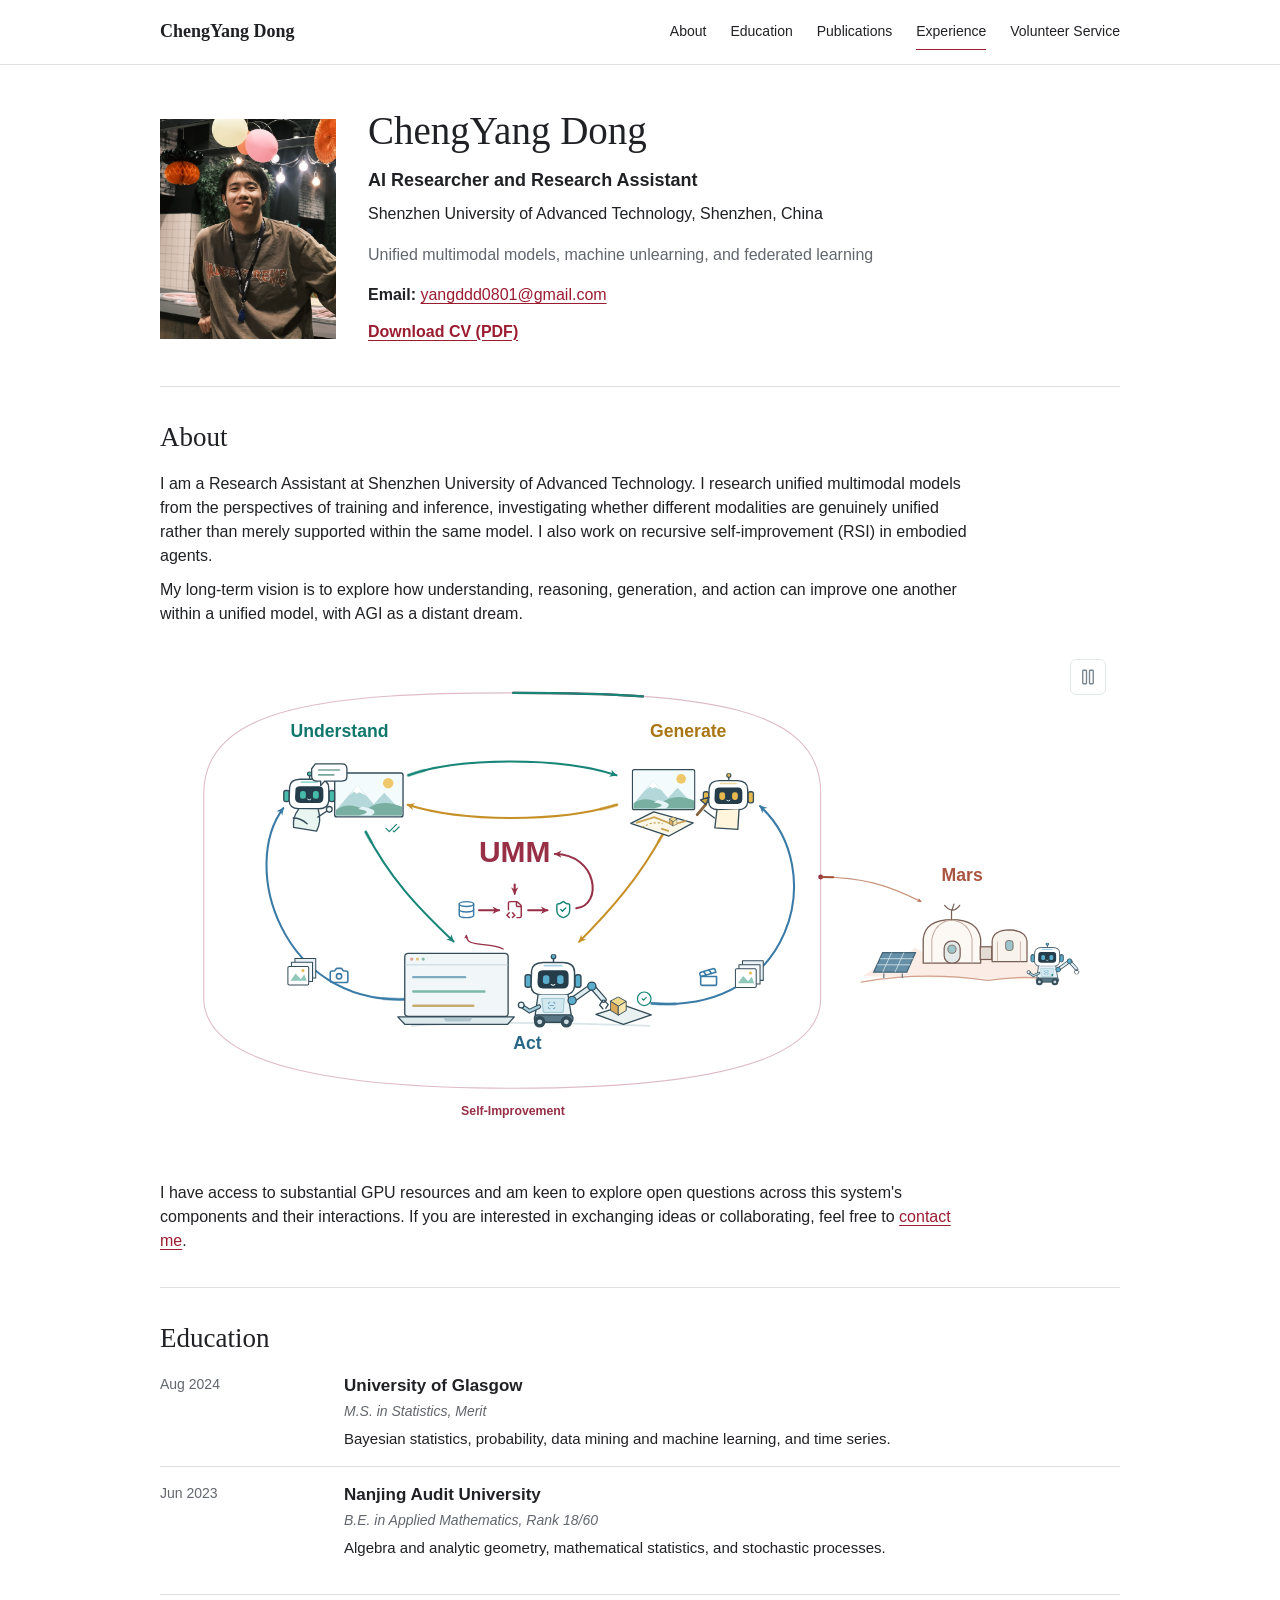
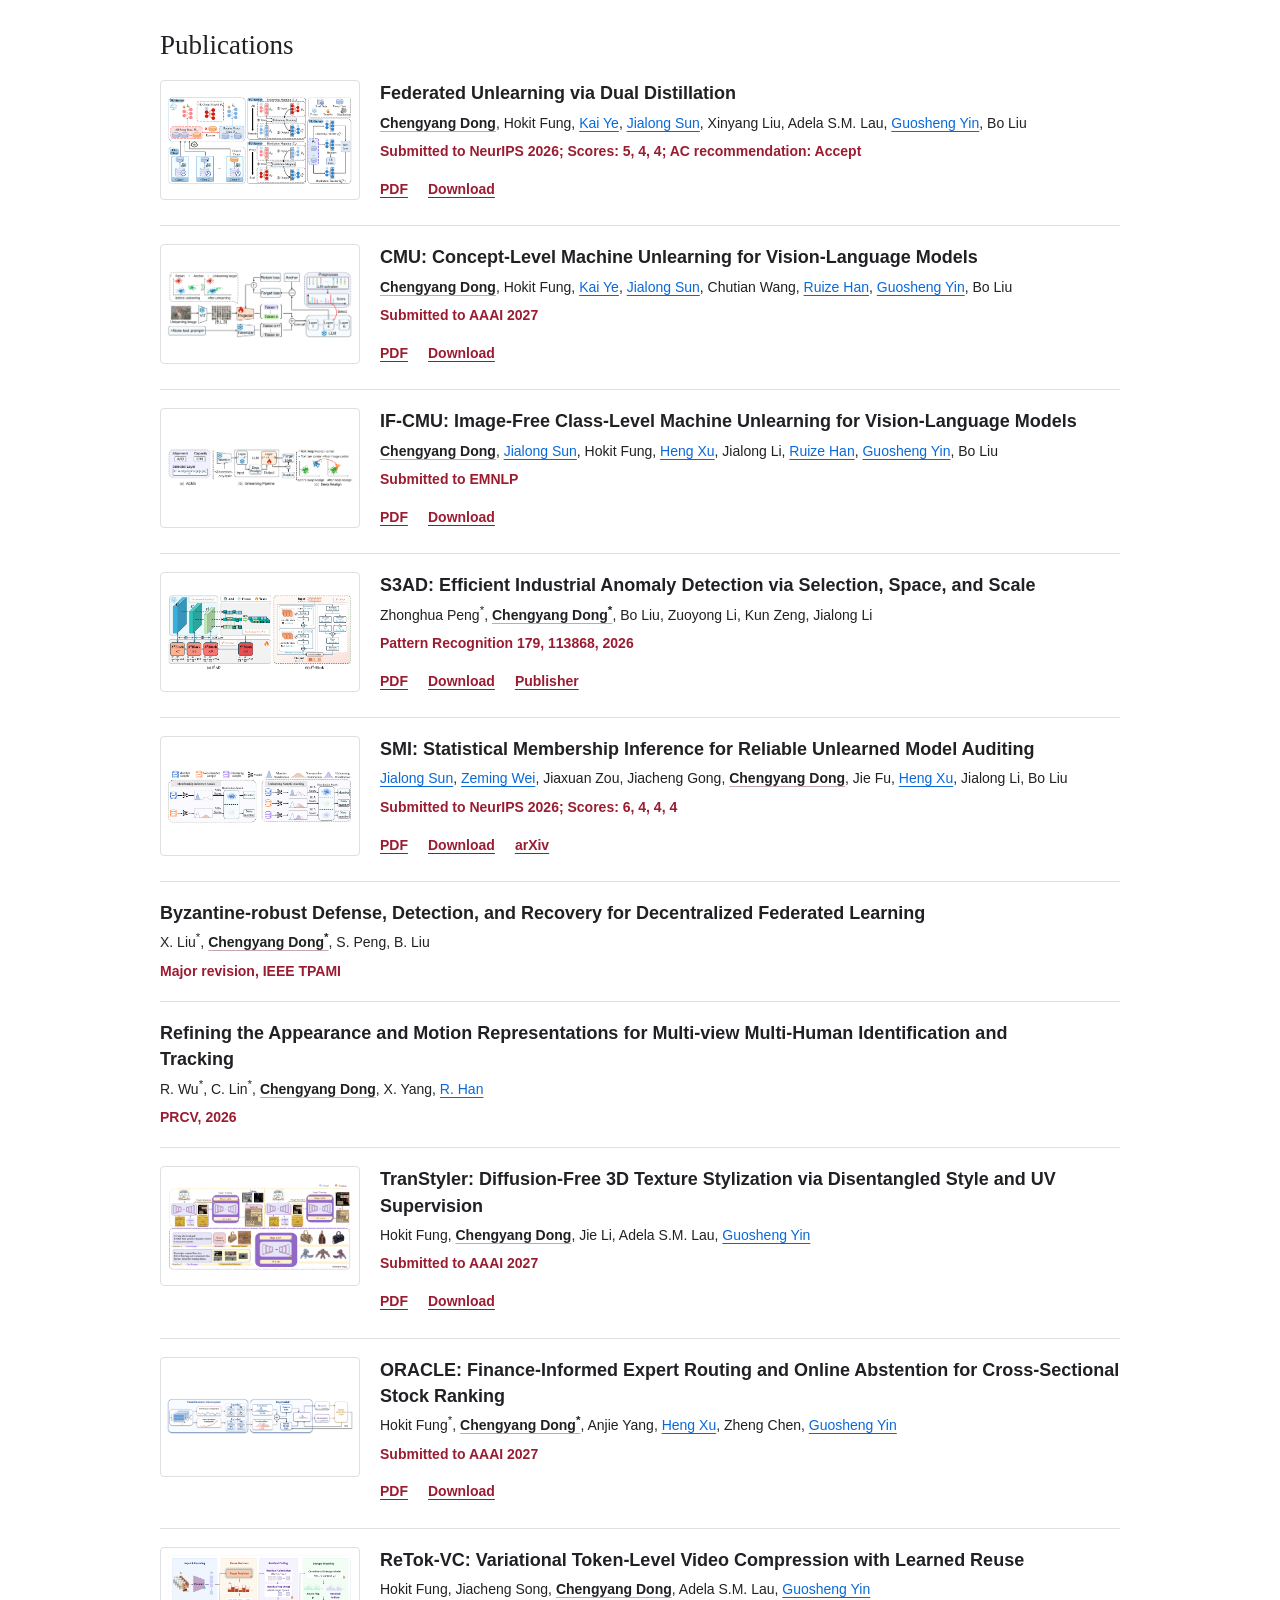
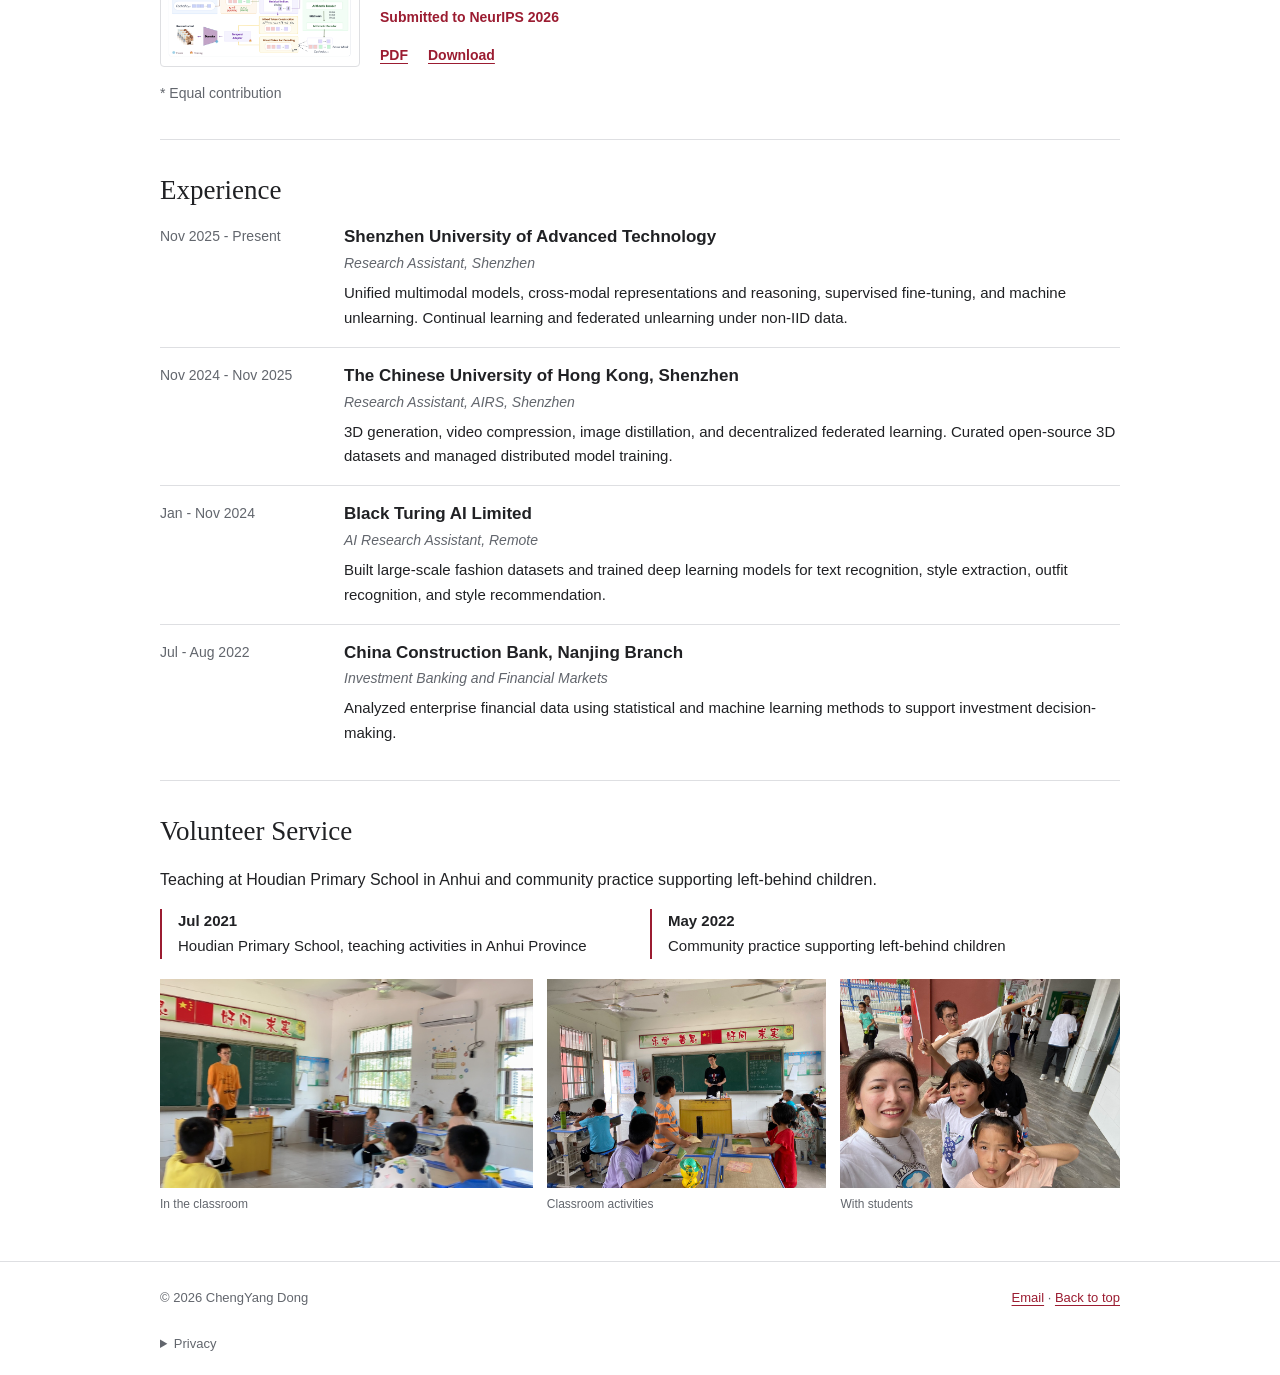
<file: index.html>
<!doctype html>
<html lang="en">
  <head>
    <meta charset="UTF-8" />
    <meta name="viewport" content="width=device-width, initial-scale=1.0" />
    <meta
      name="description"
      content="ChengYang Dong is an AI researcher working on multimodal learning, machine unlearning, and federated learning."
    />
    <meta name="theme-color" content="#ffffff" />
    <title>ChengYang Dong | AI Researcher</title>
    <link rel="stylesheet" href="styles.css?v=20260910-visit-privacy" />
    <script src="script.js?v=20260910-visits" data-visit-site="https://xzz81.github.io" data-visit-endpoint="https://homepage-visitor-log.yangddd0801.workers.dev/visit" defer></script>
  </head>
  <body>
    <a class="skip-link" href="#main-content">Skip to content</a>

    <header class="site-header" data-header>
      <div class="container header-inner">
        <a class="site-name" href="#top" aria-label="ChengYang Dong, home">ChengYang Dong</a>

        <button
          class="nav-toggle"
          type="button"
          aria-label="Open navigation"
          aria-controls="site-nav"
          aria-expanded="false"
          data-nav-toggle
        >
          <span aria-hidden="true"></span>
          <span aria-hidden="true"></span>
        </button>

        <nav class="site-nav" id="site-nav" aria-label="Primary navigation" data-nav>
          <a href="#about">About</a>
          <a href="#education">Education</a>
          <a href="#publications">Publications</a>
          <a href="#experience">Experience</a>
          <a href="#teaching">Volunteer Service</a>
        </nav>
      </div>
    </header>

    <main class="container" id="main-content">
      <section class="profile" id="top" aria-labelledby="profile-name">
        <figure class="profile-photo">
          <img
            class="photo-image"
            src="assets/portrait.jpg?v=bc998d0e41f9"
            width="1086"
            height="724"
            fetchpriority="high"
            alt="Portrait of ChengYang Dong"
          />
        </figure>

        <div class="profile-copy">
          <h1 id="profile-name">ChengYang Dong</h1>
          <p class="profile-role">AI Researcher and Research Assistant</p>
          <p>Shenzhen University of Advanced Technology, Shenzhen, China</p>
          <p class="profile-focus">Unified multimodal models, machine unlearning, and federated learning</p>
          <p class="profile-email">
            <strong>Email:</strong>
            <a href="mailto:yangddd0801@gmail.com">yangddd0801@gmail.com</a>
          </p>
          <p class="profile-cv">
            <a href="assets/cv/Resume_ChengyangDong.pdf?v=8d2e3ee23dd0" download="Resume_ChengyangDong.pdf">Download CV (PDF)</a>
          </p>
        </div>
      </section>

      <section class="section-block" id="about" aria-labelledby="about-title">
        <h2 id="about-title">About</h2>
        <p>
          I am a Research Assistant at Shenzhen University of Advanced Technology.
          I research unified multimodal models from the perspectives of training and
          inference, investigating whether different modalities are genuinely
          unified rather than merely supported within the same model. I also work
          on recursive self-improvement (RSI) in embodied agents.
        </p>
        <p>
          My long-term vision is to explore how understanding, reasoning,
          generation, and action can improve one another within a unified model,
          with AGI as a distant dream.
        </p>
        <figure class="research-vision">
          <iframe
            class="research-vision-frame"
            src="assets/umm-vision.html?v=f01e1242f9a2"
            title="UMM research vision: understanding, generation, action, self-improvement and Mars"
            width="2200"
            height="1240"
            loading="lazy"
            referrerpolicy="no-referrer"
          ></iframe>
        </figure>
        <p>
          I have access to substantial GPU resources and am keen to explore open
          questions across this system's components and their interactions.
          If you are interested in exchanging ideas or collaborating,
          feel free to <a href="mailto:yangddd0801@gmail.com">contact me</a>.
        </p>
      </section>

      <section class="section-block" id="education" aria-labelledby="education-title">
        <h2 id="education-title">Education</h2>

        <div class="entry-list">
          <article class="timeline-entry">
            <p class="entry-date">Aug 2024</p>
            <div>
              <h3>University of Glasgow</h3>
              <p class="entry-role">M.S. in Statistics, Merit</p>
              <p>Bayesian statistics, probability, data mining and machine learning, and time series.</p>
            </div>
          </article>

          <article class="timeline-entry">
            <p class="entry-date">Jun 2023</p>
            <div>
              <h3>Nanjing Audit University</h3>
              <p class="entry-role">B.E. in Applied Mathematics, Rank 18/60</p>
              <p>Algebra and analytic geometry, mathematical statistics, and stochastic processes.</p>
            </div>
          </article>
        </div>
      </section>

      <section class="section-block" id="publications" aria-labelledby="publications-title">
        <h2 id="publications-title">Publications</h2>

        <div class="publication-list">
          <article class="publication-entry" id="federated-unlearning-dual-distillation">
            <figure class="publication-figure">
              <button class="publication-figure-trigger" type="button" data-figure-open aria-haspopup="dialog" aria-controls="figure-dialog" aria-label="View the FU-Dual framework at full size">
                <img class="photo-image" src="assets/papers/figures/federated-unlearning-dual-distillation.png?v=20260909" width="1385" height="660" loading="eager" decoding="async" alt="FU-Dual framework connecting client-side proxy datasets to server-side unlearning and distillation mappings. Figure 1 from the NeurIPS 2026 submission." />
              </button>
            </figure>
            <div class="publication-copy">
              <h3>Federated Unlearning via Dual Distillation</h3>
              <p class="publication-authors"><strong>Chengyang Dong</strong>, Hokit Fung, <a href="https://elvin-yk.github.io/kaiye.github.io/" target="_blank" rel="noopener noreferrer">Kai Ye</a>, <a href="https://chenxing-xuan.github.io/" target="_blank" rel="noopener noreferrer">Jialong Sun</a>, Xinyang Liu, Adela S.M. Lau, <a href="https://saasresearch.hku.hk/~gyin/" target="_blank" rel="noopener noreferrer">Guosheng Yin</a>, Bo Liu</p>
              <p class="publication-status">Submitted to NeurIPS 2026; Scores: 5, 4, 4; AC recommendation: Accept</p>
              <p class="publication-resources">
                <a href="assets/papers/federated-unlearning-dual-distillation.pdf" target="_blank" rel="noreferrer" aria-label="Read Federated Unlearning via Dual Distillation PDF">PDF</a>
                <a href="assets/papers/federated-unlearning-dual-distillation.pdf" download aria-label="Download Federated Unlearning via Dual Distillation PDF">Download</a>
              </p>
            </div>
          </article>

          <article class="publication-entry" id="class-level-unlearning-vlm">
            <figure class="publication-figure">
              <button class="publication-figure-trigger" type="button" data-figure-open aria-haspopup="dialog" aria-controls="figure-dialog" aria-label="View the CMU framework at full size">
                <img class="photo-image" src="assets/papers/figures/concept-level-unlearning-vlm.png?v=20260909" width="1760" height="635" loading="eager" decoding="async" alt="CMU framework: adapter-only unlearning, semantic layer selection, and adaptive-anchor alignment. Figure 3 from the AAAI 2027 submission." />
              </button>
            </figure>
            <div class="publication-copy">
              <h3>CMU: Concept-Level Machine Unlearning for Vision-Language Models</h3>
              <p class="publication-authors"><strong>Chengyang Dong</strong>, Hokit Fung, <a href="https://elvin-yk.github.io/kaiye.github.io/" target="_blank" rel="noopener noreferrer">Kai Ye</a>, <a href="https://chenxing-xuan.github.io/" target="_blank" rel="noopener noreferrer">Jialong Sun</a>, Chutian Wang, <a href="https://ruizehan.cn/" target="_blank" rel="noopener noreferrer">Ruize Han</a>, <a href="https://saasresearch.hku.hk/~gyin/" target="_blank" rel="noopener noreferrer">Guosheng Yin</a>, Bo Liu</p>
              <p class="publication-status">Submitted to AAAI 2027</p>
              <p class="publication-resources">
                <a href="assets/papers/concept-level-unlearning-vlm.pdf" target="_blank" rel="noreferrer" aria-label="Read CMU PDF">PDF</a>
                <a href="assets/papers/concept-level-unlearning-vlm.pdf" download aria-label="Download CMU PDF">Download</a>
              </p>
            </div>
          </article>

          <article class="publication-entry" id="if-cmu">
            <figure class="publication-figure">
              <button class="publication-figure-trigger" type="button" data-figure-open aria-haspopup="dialog" aria-controls="figure-dialog" aria-label="View the IF-CMU framework at full size">
                <img class="photo-image" src="assets/papers/figures/if-cmu.png?v=20260909" width="1850" height="397" loading="eager" decoding="async" alt="IF-CMU framework: ACME layer selection, an image-free unlearning pipeline, and Deep ReAlign. Figure 2 from the manuscript linked by the latest EMNLP record." />
              </button>
            </figure>
            <div class="publication-copy">
              <h3>IF-CMU: Image-Free Class-Level Machine Unlearning for Vision-Language Models</h3>
              <p class="publication-authors"><strong>Chengyang Dong</strong>, <a href="https://chenxing-xuan.github.io/" target="_blank" rel="noopener noreferrer">Jialong Sun</a>, Hokit Fung, <a href="https://jhlxp.github.io/" target="_blank" rel="noopener noreferrer">Heng Xu</a>, Jialong Li, <a href="https://ruizehan.cn/" target="_blank" rel="noopener noreferrer">Ruize Han</a>, <a href="https://saasresearch.hku.hk/~gyin/" target="_blank" rel="noopener noreferrer">Guosheng Yin</a>, Bo Liu</p>
              <p class="publication-status">Submitted to EMNLP</p>
              <p class="publication-resources">
                <a href="assets/papers/if-cmu.pdf" target="_blank" rel="noreferrer" aria-label="Read IF-CMU PDF">PDF</a>
                <a href="assets/papers/if-cmu.pdf" download aria-label="Download IF-CMU PDF">Download</a>
              </p>
            </div>
          </article>

          <article class="publication-entry" id="s3ad">
            <figure class="publication-figure">
              <button class="publication-figure-trigger" type="button" data-figure-open aria-haspopup="dialog" aria-controls="figure-dialog" aria-label="View S3AD figure at full size">
                <img class="photo-image" src="assets/papers/figures/s3ad.png?v=20260909" width="1450" height="600" loading="eager" decoding="async" alt="S3AD overall architecture and S3-Block detail. Figure 2 from the final Pattern Recognition article." />
              </button>
            </figure>
            <div class="publication-copy">
              <h3>S3AD: Efficient Industrial Anomaly Detection via Selection, Space, and Scale</h3>
              <p class="publication-authors">Zhonghua Peng<sup>*</sup>, <strong>Chengyang Dong<sup>*</sup></strong>, Bo Liu, Zuoyong Li, Kun Zeng, Jialong Li</p>
              <p class="publication-status">Pattern Recognition 179, 113868, 2026</p>
              <p class="publication-resources">
                <a href="assets/papers/s3ad.pdf" target="_blank" rel="noreferrer" aria-label="Read S3AD PDF">PDF</a>
                <a href="assets/papers/s3ad.pdf" download aria-label="Download S3AD PDF">Download</a>
                <a href="https://doi.org/10.1016/j.patcog.2026.113868" target="_blank" rel="noreferrer">Publisher</a>
              </p>
            </div>
          </article>

          <article class="publication-entry" id="statistical-mia">
            <figure class="publication-figure">
              <button class="publication-figure-trigger" type="button" data-figure-open aria-haspopup="dialog" aria-controls="figure-dialog" aria-label="View the SMI overview at full size">
                <img class="photo-image" src="assets/papers/figures/smi.png?v=20260909" width="1400" height="410" loading="eager" decoding="async" alt="Misalignment between membership inference attacks and unlearned-model auditing. Figure 1 from the SMI manuscript." />
              </button>
            </figure>
            <div class="publication-copy">
              <h3>SMI: Statistical Membership Inference for Reliable Unlearned Model Auditing</h3>
              <p class="publication-authors"><a href="https://chenxing-xuan.github.io/" target="_blank" rel="noopener noreferrer">Jialong Sun</a>, <a href="https://weizeming.github.io/" target="_blank" rel="noopener noreferrer">Zeming Wei</a>, Jiaxuan Zou, Jiacheng Gong, <strong>Chengyang Dong</strong>, Jie Fu, <a href="https://jhlxp.github.io/" target="_blank" rel="noopener noreferrer">Heng Xu</a>, Jialong Li, Bo Liu</p>
              <p class="publication-status">Submitted to NeurIPS 2026; Scores: 6, 4, 4, 4</p>
              <p class="publication-resources">
                <a href="assets/papers/smi.pdf" target="_blank" rel="noreferrer" aria-label="Read SMI PDF">PDF</a>
                <a href="assets/papers/smi.pdf" download aria-label="Download SMI PDF">Download</a>
                <a href="https://arxiv.org/abs/2602.01150" target="_blank" rel="noopener noreferrer">arXiv</a>
              </p>
            </div>
          </article>

          <article class="publication-entry publication-entry--text-only" id="byzantine-robust-dfl">
            <div class="publication-copy">
              <h3>Byzantine-robust Defense, Detection, and Recovery for Decentralized Federated Learning</h3>
              <p class="publication-authors">X. Liu<sup>*</sup>, <strong>Chengyang Dong<sup>*</sup></strong>, S. Peng, B. Liu</p>
              <p class="publication-status">Major revision, IEEE TPAMI</p>
            </div>
          </article>

          <article class="publication-entry publication-entry--text-only" id="multiview-human-tracking">
            <div class="publication-copy">
              <h3>Refining the Appearance and Motion Representations for Multi-view Multi-Human Identification and Tracking</h3>
              <p class="publication-authors">R. Wu<sup>*</sup>, C. Lin<sup>*</sup>, <strong>Chengyang Dong</strong>, X. Yang, <a href="https://ruizehan.cn/" target="_blank" rel="noopener noreferrer">R. Han</a></p>
              <p class="publication-status">PRCV, 2026</p>
            </div>
          </article>

          <article class="publication-entry" id="lvstyler">
            <figure class="publication-figure">
              <button class="publication-figure-trigger" type="button" data-figure-open aria-haspopup="dialog" aria-controls="figure-dialog" aria-label="View the TranStyler pipeline at full size">
                <img class="photo-image" src="assets/papers/figures/transtyler.png?v=09883fc6fab6" width="2100" height="1013" loading="eager" decoding="async" alt="TranStyler pipeline showing two training stages and the inference stage. Figure 2 from the AAAI 2027 submission." />
              </button>
            </figure>
            <div class="publication-copy">
              <h3>TranStyler: Diffusion-Free 3D Texture Stylization via Disentangled Style and UV Supervision</h3>
              <p class="publication-authors">Hokit Fung, <strong>Chengyang Dong</strong>, Jie Li, Adela S.M. Lau, <a href="https://saasresearch.hku.hk/~gyin/" target="_blank" rel="noopener noreferrer">Guosheng Yin</a></p>
              <p class="publication-status">Submitted to AAAI 2027</p>
              <p class="publication-resources">
                <a href="assets/papers/transtyler.pdf" target="_blank" rel="noreferrer" aria-label="Read TranStyler PDF">PDF</a>
                <a href="assets/papers/transtyler.pdf" download aria-label="Download TranStyler PDF">Download</a>
              </p>
            </div>
          </article>

          <article class="publication-entry" id="oracle">
            <figure class="publication-figure">
              <button class="publication-figure-trigger" type="button" data-figure-open aria-haspopup="dialog" aria-controls="figure-dialog" aria-label="View the ORACLE pipeline at full size">
                <img class="photo-image" src="assets/papers/figures/oracle.png?v=20260909" width="2084" height="420" loading="eager" decoding="async" alt="ORACLE pipeline connecting trend-reversion decomposition, Bayesian lookback experts, regime routing, and online abstention. Figure 2 from the AAAI 2027 submission." />
              </button>
            </figure>
            <div class="publication-copy">
              <h3>ORACLE: Finance-Informed Expert Routing and Online Abstention for Cross-Sectional Stock Ranking</h3>
              <p class="publication-authors">Hokit Fung<sup>*</sup>, <strong>Chengyang Dong<sup>*</sup></strong>, Anjie Yang, <a href="https://jhlxp.github.io/" target="_blank" rel="noopener noreferrer">Heng Xu</a>, Zheng Chen, <a href="https://saasresearch.hku.hk/~gyin/" target="_blank" rel="noopener noreferrer">Guosheng Yin</a></p>
              <p class="publication-status">Submitted to AAAI 2027</p>
              <p class="publication-resources">
                <a href="assets/papers/oracle.pdf" target="_blank" rel="noreferrer" aria-label="Read ORACLE PDF">PDF</a>
                <a href="assets/papers/oracle.pdf" download aria-label="Download ORACLE PDF">Download</a>
              </p>
            </div>
          </article>

          <article class="publication-entry" id="dualsparse-vc">
            <figure class="publication-figure">
              <button class="publication-figure-trigger" type="button" data-figure-open aria-haspopup="dialog" aria-controls="figure-dialog" aria-label="View the ReTok-VC pipeline at full size">
                <img class="photo-image" src="assets/papers/figures/retok-vc.png?v=20260909" width="1385" height="780" loading="eager" decoding="async" alt="ReTok-VC pipeline with token reuse decisions, residual quantization, and conditional entropy coding. Figure 1 from the NeurIPS 2026 submission." />
              </button>
            </figure>
            <div class="publication-copy">
              <h3>ReTok-VC: Variational Token-Level Video Compression with Learned Reuse</h3>
              <p class="publication-authors">Hokit Fung, Jiacheng Song, <strong>Chengyang Dong</strong>, Adela S.M. Lau, <a href="https://saasresearch.hku.hk/~gyin/" target="_blank" rel="noopener noreferrer">Guosheng Yin</a></p>
              <p class="publication-status">Submitted to NeurIPS 2026</p>
              <p class="publication-resources">
                <a href="assets/papers/retok-vc.pdf" target="_blank" rel="noreferrer" aria-label="Read ReTok-VC PDF">PDF</a>
                <a href="assets/papers/retok-vc.pdf" download aria-label="Download ReTok-VC PDF">Download</a>
              </p>
            </div>
          </article>
        </div>
        <p class="equal-note">* Equal contribution</p>
      </section>

      <section class="section-block" id="experience" aria-labelledby="experience-title">
        <h2 id="experience-title">Experience</h2>

        <div class="entry-list">
          <article class="timeline-entry">
            <p class="entry-date">Nov 2025 - Present</p>
            <div>
              <h3>Shenzhen University of Advanced Technology</h3>
              <p class="entry-role">Research Assistant, Shenzhen</p>
              <p>Unified multimodal models, cross-modal representations and reasoning, supervised fine-tuning, and machine unlearning. Continual learning and federated unlearning under non-IID data.</p>
            </div>
          </article>

          <article class="timeline-entry">
            <p class="entry-date">Nov 2024 - Nov 2025</p>
            <div>
              <h3>The Chinese University of Hong Kong, Shenzhen</h3>
              <p class="entry-role">Research Assistant, AIRS, Shenzhen</p>
              <p>3D generation, video compression, image distillation, and decentralized federated learning. Curated open-source 3D datasets and managed distributed model training.</p>
            </div>
          </article>

          <article class="timeline-entry">
            <p class="entry-date">Jan - Nov 2024</p>
            <div>
              <h3>Black Turing AI Limited</h3>
              <p class="entry-role">AI Research Assistant, Remote</p>
              <p>Built large-scale fashion datasets and trained deep learning models for text recognition, style extraction, outfit recognition, and style recommendation.</p>
            </div>
          </article>

          <article class="timeline-entry">
            <p class="entry-date">Jul - Aug 2022</p>
            <div>
              <h3>China Construction Bank, Nanjing Branch</h3>
              <p class="entry-role">Investment Banking and Financial Markets</p>
              <p>Analyzed enterprise financial data using statistical and machine learning methods to support investment decision-making.</p>
            </div>
          </article>
        </div>
      </section>

      <section class="section-block" id="teaching" aria-labelledby="teaching-title">
        <h2 id="teaching-title">Volunteer Service</h2>
        <p>Teaching at Houdian Primary School in Anhui and community practice supporting left-behind children.</p>

        <div class="teaching-events">
          <p><strong>Jul 2021</strong><br />Houdian Primary School, teaching activities in Anhui Province</p>
          <p><strong>May 2022</strong><br />Community practice supporting left-behind children</p>
        </div>

        <div class="teaching-gallery" aria-label="Volunteer service photo gallery">
          <figure class="gallery-slot gallery-slot-wide">
            <img
              class="photo-image"
              src="assets/teaching-01.jpg?v=535d46a627ad"
              width="1182"
              height="665"
              loading="lazy"
              decoding="async"
              alt="A volunteer leading a lesson while students participate in the classroom"
            />
            <figcaption>In the classroom</figcaption>
          </figure>

          <figure class="gallery-slot">
            <img
              class="photo-image"
              src="assets/teaching-02.jpg?v=df152f6e46e4"
              width="1024"
              height="768"
              loading="lazy"
              decoding="async"
              alt="A volunteer and students taking part in a classroom activity"
            />
            <figcaption>Classroom activities</figcaption>
          </figure>

          <figure class="gallery-slot">
            <img
              class="photo-image"
              src="assets/teaching-03.jpg?v=7ce1f782045d"
              width="1024"
              height="768"
              loading="lazy"
              decoding="async"
              alt="Volunteers and students posing together outside a classroom"
            />
            <figcaption>With students</figcaption>
          </figure>
        </div>
      </section>

    </main>

    <dialog class="figure-dialog" id="figure-dialog" aria-labelledby="figure-dialog-title">
      <div class="figure-dialog-header">
        <h2 id="figure-dialog-title"></h2>
        <form method="dialog">
          <button class="figure-dialog-close" type="submit" aria-label="Close figure" title="Close figure" autofocus>
            <span aria-hidden="true">&times;</span>
          </button>
        </form>
      </div>
      <img class="figure-dialog-image" data-figure-large alt="" />
    </dialog>

    <aside class="teachers-day" data-teachers-day hidden aria-labelledby="teachers-day-title" lang="en">
      <button class="teachers-day-close" data-teachers-day-close type="button" aria-label="Dismiss greeting" title="Dismiss greeting">
        <span aria-hidden="true">&times;</span>
      </button>
      <div role="status" aria-live="polite" aria-atomic="true">
        <p class="teachers-day-date">SEPTEMBER 10 <span aria-hidden="true">&middot;</span> CHINA</p>
        <h2 id="teachers-day-title">Happy Teachers' Day!</h2>
        <p class="teachers-day-wish">To every teacher who inspires curiosity: thank you.</p>
      </div>
    </aside>

    <footer class="site-footer">
      <div class="container footer-inner">
        <p>&copy; <span data-year>2026</span> ChengYang Dong</p>
        <p><a href="mailto:yangddd0801@gmail.com">Email</a> <span aria-hidden="true">&middot;</span> <a href="#top">Back to top</a></p>
      </div>
      <details class="container visit-privacy">
        <summary>Privacy</summary>
        <p>For basic traffic measurement, this site sends a page-view request to Cloudflare. The private analytics database records the time, page, and approximate country, region, and city, but not full IP addresses, precise coordinates, referrers, or visitor identifiers. No analytics cookies or fingerprinting are used. VPNs and shared networks can affect location estimates. Records are kept for about 90 days. Analytics respects Do Not Track and Global Privacy Control. GitHub and Cloudflare also process network information to operate their services.</p>
      </details>
    </footer>
  </body>
</html>
</file>
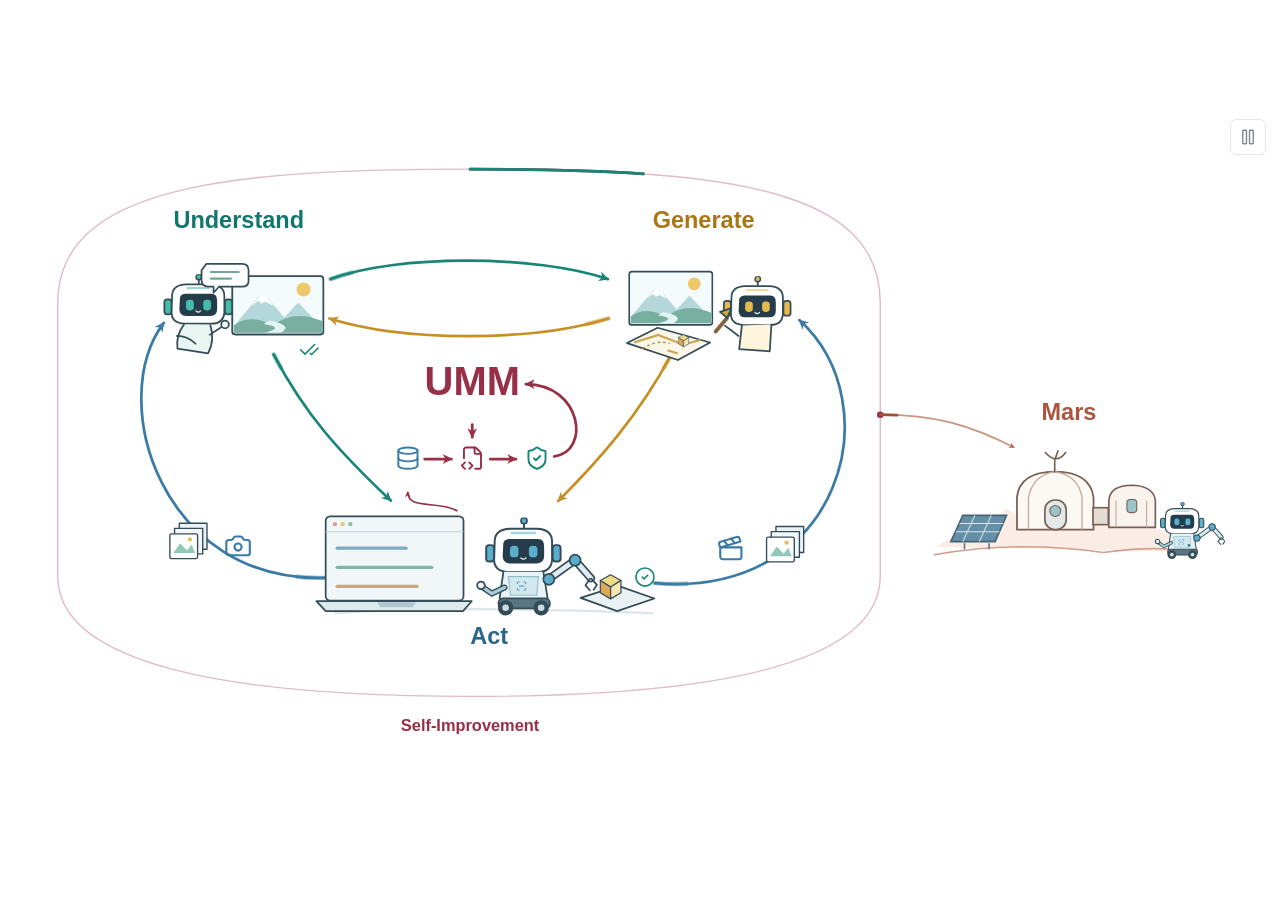
<file: assets/umm-vision.html>
<!doctype html>
<html lang="en">
<head>
<meta charset="utf-8">
<meta name="viewport" content="width=device-width, initial-scale=1">
<meta name="color-scheme" content="light">
<title>UMM Research Vision</title>
<style>
*{box-sizing:border-box}html,body{margin:0;min-height:100%;background:#fff;color:#26353d;font-family:Arial,Helvetica,sans-serif;letter-spacing:0}body{min-height:100dvh;display:grid;place-items:center}.sr-only{position:absolute;width:1px;height:1px;padding:0;margin:-1px;overflow:hidden;clip-path:inset(50%);white-space:nowrap;border:0}.vision{width:min(1800px,100%);padding:clamp(16px,3%,48px);margin:auto}.scene-main,.scene-mobile{display:block;width:100%;height:auto;overflow:visible}.scene-mobile{display:none}svg [data-detail]{display:none}svg .code-placeholder{pointer-events:none}svg [data-hotspot]{cursor:pointer;outline:none;-webkit-tap-highlight-color:transparent}svg .hit-rect{fill:transparent;stroke:transparent;stroke-width:2;vector-effect:non-scaling-stroke;pointer-events:all}svg .hit-path{fill:none;stroke:transparent;stroke-width:22;stroke-linecap:round;vector-effect:non-scaling-stroke;pointer-events:stroke}svg [data-hotspot]:focus-visible .hit-rect{stroke:#557b8e;stroke-dasharray:5 5}svg [data-hotspot]:focus-visible .hit-path{stroke:#458899;stroke-opacity:.12}svg #capability-connections .arrow{transition:opacity 120ms ease,stroke-width 120ms ease}svg[data-active] #capability-connections .arrow{opacity:.28}svg[data-active] #capability-connections .arrow.is-related{opacity:1;stroke-width:7}svg[data-active] #capability-connections .arrow.is-active{stroke-width:9}svg [data-capability]{transition:opacity 120ms ease}svg[data-active] [data-capability]:not(.is-related){opacity:.55}
.details{position:fixed;left:16px;top:16px;width:310px;max-width:calc(100vw - 32px);padding:16px 18px;background:#fff;border:1px solid #dbe4e8;border-left:3px solid var(--topic,#972f46);border-radius:7px;box-shadow:0 7px 25px #26353d16;z-index:5;opacity:1;transition:opacity 100ms ease}.details[hidden]{display:none}.details h2{margin:0 0 7px;font-size:16px;line-height:1.3;color:var(--topic,#972f46);padding-right:16px}.details p{margin:0;font-size:14px;line-height:1.55;overflow-wrap:anywhere;color:#43555f}.details-close{display:none;position:absolute;right:7px;top:6px;width:32px;height:32px;place-items:center;padding:0;background:#fff;border:0;border-radius:5px;color:#596c75;cursor:pointer}.details-close:focus-visible{outline:2px solid #557b8e}.details[data-pinned="true"] .details-close{display:grid}.details[data-pinned="true"] h2{padding-right:26px}
@media(max-width:700px){body{display:block}.vision{padding:22px 10px 32px}.scene-main .heading{font-size:56px}.scene-main #mars-horizon,.scene-main [data-topic="mars"]{display:none}.scene-mobile{display:block;width:min(340px,85%);max-height:210px;margin:4px auto 0}.scene-mobile .heading{font-size:34px}.details,.details[data-pinned="true"]{position:fixed;left:12px!important;right:12px;top:auto!important;bottom:max(12px,env(safe-area-inset-bottom));width:auto;max-width:none;padding:16px 18px;max-height:45dvh;overflow:auto}.details p{font-size:15px}.details h2{font-size:17px}svg .hit-path{stroke-width:26}}
@media(prefers-reduced-motion:reduce){*,*::before,*::after{transition:none!important;animation:none!important}}
.vision{position:relative}.mobile-only{display:none}.system-stream{stroke-dasharray:72 928;animation:system-evolution 20s linear infinite}.capability-stream{stroke-dasharray:8 92;stroke-opacity:.48;stroke-linecap:round;pointer-events:none;animation:capability-exchange 10s linear infinite}.mars-stream{stroke-dasharray:12 188;stroke-linecap:round;pointer-events:none;animation:mars-transfer 20s ease-in-out infinite}.mars-arm{transform-box:fill-box;transform-origin:10% 68%;animation:machine-work 20s ease-in-out infinite}.mars-status{animation:machine-online 20s ease-in-out infinite}.motion-toggle{position:absolute;right:14px;top:14px;width:36px;height:36px;display:grid;place-items:center;border:1px solid #e3e8eb;border-radius:6px;background:#fff;color:#78848d;cursor:pointer;z-index:2}.motion-toggle:hover{color:#972f46;border-color:#c5a1ab}.motion-toggle:focus-visible{outline:2px solid #557b8e;outline-offset:3px}.motion-icons{display:grid;place-items:center}.motion-play{display:none}body[data-motion-paused="true"] [data-motion]{animation-play-state:paused!important}body[data-motion-paused="true"] .motion-pause{display:none}body[data-motion-paused="true"] .motion-play{display:block}
@keyframes system-evolution{to{stroke-dashoffset:-1000}}
@keyframes capability-exchange{to{stroke-dashoffset:-100}}
@keyframes mars-transfer{0%,50%{stroke-dashoffset:12;opacity:0}53%{stroke-dashoffset:12;opacity:1}82%{stroke-dashoffset:-100;opacity:1}86%,100%{stroke-dashoffset:-100;opacity:0}}
@keyframes machine-work{0%,80%,100%{transform:rotate(0deg)}86%{transform:rotate(-7deg)}92%{transform:rotate(4deg)}97%{transform:rotate(-3deg)}}
@keyframes machine-online{0%,79%,100%{opacity:.45}82%,97%{opacity:1}}
@media(max-width:700px){.scene-main #mars-wrapper,.scene-main #system-mars-link{display:none}.scene-main .mobile-only{display:block}.scene-main #system-caption{font-size:52px}.motion-toggle{top:0;right:6px;width:32px;height:32px}.vision{padding-top:34px}}
@media(prefers-reduced-motion:reduce){.system-stream,.capability-stream,.mars-stream{display:none}.motion-toggle{display:none}.mars-status{opacity:1}}
</style>
</head>
<body>
<main class="vision" aria-labelledby="page-title"><h1 id="page-title" class="sr-only">UMM Research Vision</h1>
<button class="motion-toggle" id="motion-toggle" type="button" aria-label="Pause motion" title="Pause motion" aria-pressed="false"><span xmlns="http://www.w3.org/2000/svg" class="motion-icons"><svg class="motion-pause" viewBox="0 0 24 24" width="18" height="18" fill="none" stroke="currentColor" stroke-width="1.8" stroke-linejoin="round" aria-hidden="true"><rect x="14" y="3" width="5" height="18" rx="1"/><rect x="5" y="3" width="5" height="18" rx="1"/></svg><svg class="motion-play" viewBox="0 0 24 24" width="18" height="18" fill="none" stroke="currentColor" stroke-width="1.8" stroke-linejoin="round" aria-hidden="true"><path d="M5 5a2 2 0 0 1 3.008-1.728l11.997 6.998a2 2 0 0 1 .003 3.458l-12 7A2 2 0 0 1 5 19z"/></svg></span></button>
<svg xmlns="http://www.w3.org/2000/svg" viewBox="0 0 2200 1120" role="group" aria-labelledby="title desc" class="scene-main"><title id="title">One UMM: understanding, generation and action improve each other</title><desc id="desc">Research vision. A single UMM shares understanding, generation and action capabilities. Action actively collects data and applies and evaluates both understanding and generation. Verified experience updates the shared model and skills. The coupled self-improvement cycle extends toward a long-term Mars settlement vision.</desc><metadata>Style references selected by the user: Agent0 Figure 1a; ELL Figure 1; RoboCat Figure 1. Original vector artwork. Icons: Lucide, ISC license. Research aspiration, not a measured transfer or RSI result.</metadata><defs><style>
      text{font-family:Arial,"Helvetica Neue",sans-serif;letter-spacing:0;fill:#26353d}
      .heading{font-size:43px;font-weight:700;text-anchor:middle}
      .sub{font-size:24px;fill:#65737b;text-anchor:middle}
      .edge-label{font-size:26px;font-weight:500;text-anchor:middle}
      .tiny{font-size:21px;fill:#67777e;text-anchor:middle}
      .line{stroke:#344c58;stroke-width:3.2;stroke-linejoin:round;stroke-linecap:round}
      .icon{fill:none;stroke:currentColor;stroke-width:1.8;stroke-linecap:round;stroke-linejoin:round}
      .arrow{fill:none;stroke-width:5;stroke-linecap:round;stroke-linejoin:round}
    </style><marker id="u-arrow" viewBox="0 0 12 12" refX="10" refY="6" markerWidth="4.3" markerHeight="4.3" orient="auto"><path d="M1 1 L11 6 L1 11 L4 6 Z" fill="#178577"/></marker><marker id="g-arrow" viewBox="0 0 12 12" refX="10" refY="6" markerWidth="4.3" markerHeight="4.3" orient="auto"><path d="M1 1 L11 6 L1 11 L4 6 Z" fill="#c69026"/></marker><marker id="a-arrow" viewBox="0 0 12 12" refX="10" refY="6" markerWidth="4.3" markerHeight="4.3" orient="auto"><path d="M1 1 L11 6 L1 11 L4 6 Z" fill="#397ba6"/></marker><marker id="r-arrow" viewBox="0 0 12 12" refX="10" refY="6" markerWidth="4.3" markerHeight="4.3" orient="auto"><path d="M1 1 L11 6 L1 11 L4 6 Z" fill="#972f46"/></marker><marker id="m-arrow" viewBox="0 0 12 12" refX="10" refY="6" markerWidth="4" markerHeight="4" orient="auto"><path d="M1 1 L11 6 L1 11 L4 6 Z" fill="#b96c52"/></marker><symbol id="robot-head" viewBox="0 0 130 100"><path d="M66 16 V6" class="line" fill="none"/><circle cx="66" cy="5" r="5" fill="currentColor" stroke="#344c58" stroke-width="2.6"/><rect x="4" y="45" width="13" height="27" rx="5" fill="currentColor" class="line"/><rect x="113" y="45" width="13" height="27" rx="5" fill="currentColor" class="line"/><path d="M18 37 Q19 19 43 18 H87 Q112 19 112 39 V70 Q110 89 89 89 H40 Q17 88 17 69 Z" fill="#fff" class="line"/><path d="M32 45 Q31 36 42 35 H89 Q99 35 99 47 V63 Q99 75 87 75 H43 Q31 75 31 62 Z" fill="#253d4b"/><rect x="43" y="46" width="14" height="19" rx="6" fill="currentColor"/><rect x="74" y="46" width="14" height="19" rx="6" fill="currentColor"/><path d="M61 66 Q65 70 69 66" fill="none" stroke="#e0eef0" stroke-width="2.2" stroke-linecap="round"/><path d="M46 25 H84" fill="none" stroke="currentColor" stroke-width="4" stroke-linecap="round" opacity=".55"/></symbol><symbol id="landscape" viewBox="0 0 160 105"><rect x="2" y="2" width="156" height="100" rx="5" fill="#f4fbfd" class="line"/><circle cx="124" cy="25" r="12" fill="#efc969"/><path d="M5 87 L54 29 L91 73 L115 47 L156 91 V99 H5 Z" fill="#b4d7da"/><path d="M35 54 L54 29 L73 53 L59 46 L52 49 L46 44 Z" fill="white"/><path d="M5 86 Q34 65 72 87 Q106 58 156 79 V99 H5 Z" fill="#79afa0"/><path d="M65 78 Q108 86 85 99 H57 Q94 90 56 84 Z" fill="#e4f3f5"/></symbol><symbol id="data-stack" viewBox="0 0 100 95"><path d="M26 5 H91 V66 H26 Z" fill="#eaf2f8" class="line"/><path d="M15 17 H81 V77 H15 Z" fill="#f3f8fb" class="line"/><rect x="4" y="30" width="65" height="58" rx="4" fill="white" class="line"/><path d="M12 75 L28 52 L44 69 L55 55 L63 75 Z" fill="#90c8b9"/><circle cx="51" cy="43" r="5" fill="#e7bd55"/></symbol><symbol id="cube" viewBox="0 0 60 68"><path d="M30 2 L57 17 L30 34 L3 17 Z" fill="#f0d889" class="line"/><path d="M3 17 L30 34 V65 L3 49 Z" fill="#dbaa58" class="line"/><path d="M30 34 L57 17 V49 L30 65 Z" fill="#f9e6af" class="line"/></symbol></defs><rect width="2200" height="1120" fill="white"/><g id="whole-system-cycle" data-scope="understand generate act shared-model"><path id="system-cycle" d="M790 46 C1240 46 1540 75 1540 290 L1540 790 C1540 955 1220 1010 790 1010 C360 1010 36 955 36 790 L36 292 C36 77 345 46 790 46 Z" class="system-cycle" pathLength="1000" fill="none" stroke="#dfbcc7" stroke-width="2.6"/><path d="M790 46 C1240 46 1540 75 1540 290 L1540 790 C1540 955 1220 1010 790 1010 C360 1010 36 955 36 790 L36 292 C36 77 345 46 790 46 Z" pathLength="1000" class="system-stream" data-motion="" fill="none" stroke="#972f46" stroke-width="5" stroke-linecap="round" style="animation-delay:0s"/><path d="M790 46 C1240 46 1540 75 1540 290 L1540 790 C1540 955 1220 1010 790 1010 C360 1010 36 955 36 790 L36 292 C36 77 345 46 790 46 Z" pathLength="1000" class="system-stream" data-motion="" fill="none" stroke="#178577" stroke-width="5" stroke-linecap="round" style="animation-delay:-10s"/><text id="system-caption" x="790" y="1074" text-anchor="middle" font-size="30" style="fill:#972f46;font-weight:600">Self-Improvement</text></g><g id="system-content" transform="translate(90 45)"><g id="capability-connections"><path id="understand-to-generate" data-from="understand" data-to="generate" d="M445 202 C565 157 819 157 952 202" class="arrow" stroke="#178577" marker-end="url(#u-arrow)"/><path id="generate-to-understand" data-from="generate" data-to="understand" d="M953 274 C812 317 579 317 443 274" class="arrow" stroke="#c69026" marker-end="url(#g-arrow)"/><path id="understand-to-act" data-from="understand" data-to="act" d="M341 340 C399 451 463 520 555 607" class="arrow" stroke="#178577" marker-end="url(#u-arrow)"/><path id="generate-to-act" data-from="generate" data-to="act" d="M1068 340 C1007 453 936 533 861 608" class="arrow" stroke="#c69026" marker-end="url(#g-arrow)"/><path id="act-to-understand" data-from="act" data-to="understand" data-purpose="collect-data apply-UND evaluate" d="M438 748 C136 760 33 424 140 282" class="arrow" stroke="#397ba6" stroke-width="6" marker-end="url(#a-arrow)"/><path id="act-to-generate" data-from="act" data-to="generate" data-purpose="collect-data apply-GEN evaluate" d="M1038 758 C1381 786 1471 430 1302 277" class="arrow" stroke="#397ba6" stroke-width="6" marker-end="url(#a-arrow)"/><path d="M445 202 C565 157 819 157 952 202" pathLength="100" fill="none" stroke="#178577" stroke-width="8" class="capability-stream" data-motion="" style="animation-delay:0s"/><path d="M953 274 C812 317 579 317 443 274" pathLength="100" fill="none" stroke="#c69026" stroke-width="8" class="capability-stream" data-motion="" style="animation-delay:-1.5s"/><path d="M341 340 C399 451 463 520 555 607" pathLength="100" fill="none" stroke="#178577" stroke-width="8" class="capability-stream" data-motion="" style="animation-delay:-3s"/><path d="M1068 340 C1007 453 936 533 861 608" pathLength="100" fill="none" stroke="#c69026" stroke-width="8" class="capability-stream" data-motion="" style="animation-delay:-4.5s"/><path d="M438 748 C136 760 33 424 140 282" pathLength="100" fill="none" stroke="#397ba6" stroke-width="8" class="capability-stream" data-motion="" style="animation-delay:-6s"/><path d="M1038 758 C1381 786 1471 430 1302 277" pathLength="100" fill="none" stroke="#397ba6" stroke-width="8" class="capability-stream" data-motion="" style="animation-delay:-7.5s"/></g><g id="understand" data-capability="understand"><text x="277" y="108" class="heading" style="fill:#11776c">Understand</text><use href="#landscape" x="263" y="194" width="171" height="113"/><use href="#robot-head" x="137" y="193" width="132" height="102" color="#46bba9"/><path d="M177 285 Q162 304 165 329 L221 338 Q234 313 225 286" fill="#e9f5f1" class="line"/><path d="M164 306 Q183 306 198 320 M224 304 L251 286" fill="none" class="line"/><circle cx="252" cy="285" r="7" fill="#f5faf8" class="line"/><path d="M209 186 L218 174 H283 Q295 174 295 186 V205 Q295 216 283 216 H241 L231 227 L231 216 H224 Q209 216 209 204 Z" fill="white" class="line"/><path d="M226 189 H277 M226 201 H263" stroke="#77a699" stroke-width="4" stroke-linecap="round"/><g class="icon" color="#178577" transform="translate(387 312) scale(1.6)"><path d="M18 6 7 17l-5-5"/><path d="m22 10-7.5 7.5L13 16"/></g></g><g id="generate" data-capability="generate"><text x="1127" y="108" class="heading" style="fill:#aa7614">Generate</text><use href="#landscape" x="989" y="185" width="156" height="105"/><use href="#robot-head" x="1160" y="197" width="130" height="100" color="#e5b94e"/><path d="M1197 287 L1192 330 L1248 334 L1251 285" fill="#fff5dc" class="line"/><path d="M1191 306 L1166 287" class="line" fill="none"/><path d="M1149 298 L1170 273" stroke="#866440" stroke-width="7" stroke-linecap="round"/><path d="M1170 273 L1178 255 L1157 262 Z" fill="#d3a640" class="line"/><path d="M987 319 L1043 291 L1139 318 L1080 350 Z" fill="#faf6e8" class="line"/><path d="M1000 318 L1044 304 L1090 322 L1122 313 M1061 332 L1080 338" fill="none" stroke="#cba452" stroke-width="4"/><path d="M1015 329 Q1043 312 1065 320" fill="none" stroke="#b78c2f" stroke-width="2.5" stroke-dasharray="5 5"/><use href="#cube" x="1080" y="303" width="21" height="24"/></g><g id="edge-labels"><use href="#data-stack" x="148" y="644" width="78" height="75"/><g class="icon" color="#397ba6" transform="translate(250 664) scale(2.15)"><path d="M13.997 4a2 2 0 0 1 1.76 1.05l.486.9A2 2 0 0 0 18.003 7H20a2 2 0 0 1 2 2v9a2 2 0 0 1-2 2H4a2 2 0 0 1-2-2V9a2 2 0 0 1 2-2h1.997a2 2 0 0 0 1.759-1.048l.489-.904A2 2 0 0 1 10.004 4z"/><circle cx="12" cy="13" r="3"/></g><use href="#data-stack" x="1239" y="650" width="78" height="75"/><g class="icon" color="#397ba6" transform="translate(1151 669) scale(2.15)"><path d="m12.296 3.464 3.02 3.956"/><path d="M20.2 6 3 11l-.9-2.4c-.3-1.1.3-2.2 1.3-2.5l13.5-4c1.1-.3 2.2.3 2.5 1.3z"/><path d="M3 11h18v8a2 2 0 0 1-2 2H5a2 2 0 0 1-2-2z"/><path d="m6.18 5.276 3.1 3.899"/></g></g><g id="shared-model"><text x="704" y="414" text-anchor="middle" font-size="73" font-weight="750" style="fill:#972f46">UMM</text><path id="propose-update" data-from="umm" data-to="update" d="M704 468 V491" class="arrow" stroke="#972f46" stroke-width="3" marker-end="url(#r-arrow)"/><g class="icon" color="#397ba6" transform="translate(563 506) scale(1.95)"><ellipse cx="12" cy="5" rx="9" ry="3"/><path d="M3 5V19A9 3 0 0 0 21 19V5"/><path d="M3 12A9 3 0 0 0 21 12"/></g><g class="icon" color="#972f46" transform="translate(681 506) scale(1.95)"><path d="M4 12.15V4a2 2 0 0 1 2-2h8a2.4 2.4 0 0 1 1.706.706l3.588 3.588A2.4 2.4 0 0 1 20 8v12a2 2 0 0 1-2 2h-3.35"/><path d="M14 2v5a1 1 0 0 0 1 1h5"/><path d="m5 16-3 3 3 3"/><path d="m9 22 3-3-3-3"/></g><g class="icon" color="#178577" transform="translate(799 506) scale(1.95)"><path d="M20 13c0 5-3.5 7.5-7.66 8.95a1 1 0 0 1-.67-.01C7.5 20.5 4 18 4 13V6a1 1 0 0 1 1-1c2 0 4.5-1.2 6.24-2.72a1.17 1.17 0 0 1 1.52 0C14.51 3.81 17 5 19 5a1 1 0 0 1 1 1z"/><path d="m9 12 2 2 4-4"/></g><path d="M617 531 H666" class="arrow" stroke="#972f46" stroke-width="2.8" marker-end="url(#r-arrow)"/><path id="verify-update" data-from="update" data-to="verify" d="M737 531 H784" class="arrow" stroke="#972f46" stroke-width="2.8" marker-end="url(#r-arrow)"/><path id="integrate-update" data-from="verify" data-to="umm" d="M854 526 C920 519 906 395 802 394" class="arrow" stroke="#972f46" stroke-width="3" marker-end="url(#r-arrow)"/><path id="experience-return" data-from="act" data-to="experience" d="M677 626 C642 605 586 626 586 591" fill="none" stroke="#972f46" stroke-width="3" marker-end="url(#r-arrow)"/></g><g id="act" data-capability="act"><path d="M453 813 Q649 798 1033 813" fill="none" stroke="#dae5e7" stroke-width="4" stroke-linecap="round"/><g id="code-interface" transform="translate(436 636)"><rect width="252" height="154" rx="8" fill="#f1f7f9" class="line"/><path d="M0 28 H252" fill="none" stroke="#bed0d8" stroke-width="2"/><circle cx="17" cy="14" r="4" fill="#dc9f96"/><circle cx="31" cy="14" r="4" fill="#e4c47a"/><circle cx="45" cy="14" r="4" fill="#89bcaa"/><path d="M-17 155 H267 L251 173 H0 Z" fill="#dce9ed" class="line"/><path d="M94 157 H165 L159 166 H100 Z" fill="#afc6cf"/><g class="code-placeholder" aria-hidden="true"><path d="M21 58 h126" stroke="#7eabc0" stroke-width="6" stroke-linecap="round"/><path d="M21 93 h173" stroke="#7db8a9" stroke-width="6" stroke-linecap="round"/><path d="M21 128 h146" stroke="#c5ac70" stroke-width="6" stroke-linecap="round"/></g></g><g id="embodied-robot" transform="translate(725 638)"><use href="#robot-head" width="145" height="112" color="#5badcd"/><path d="M36 99 L29 148 Q74 176 117 149 L109 99" fill="#e8f3f7" class="line"/><path d="M45 108 H100 L97 142 H49 Z" fill="#d2e8ef" stroke="#91bbca" stroke-width="2"/><g class="icon" color="#397ba6" transform="translate(59 115) scale(.85)"><path d="M3 7V5a2 2 0 0 1 2-2h2"/><path d="M17 3h2a2 2 0 0 1 2 2v2"/><path d="M21 17v2a2 2 0 0 1-2 2h-2"/><path d="M7 21H5a2 2 0 0 1-2-2v-2"/><path d="M7 12h10"/></g><path d="M38 128 L15 139 L-4 126" fill="none" stroke="#344c58" stroke-width="11" stroke-linecap="round"/><path d="M38 128 L15 139 L-4 126" fill="none" stroke="#a5ccd9" stroke-width="6" stroke-linecap="round"/><circle cx="-5" cy="124" r="7" fill="#eef7fa" class="line"/><rect x="27" y="148" width="94" height="18" rx="8" fill="#597684" class="line"/><circle cx="40" cy="165" r="14" fill="#344c58"/><circle cx="105" cy="165" r="14" fill="#344c58"/><circle cx="40" cy="165" r="6" fill="#cadce2"/><circle cx="105" cy="165" r="6" fill="#cadce2"/><path d="M118 113 L167 78 L196 111" fill="none" stroke="#344c58" stroke-width="15" stroke-linejoin="round" stroke-linecap="round"/><path d="M118 113 L167 78 L196 111" fill="none" stroke="#dfedf2" stroke-width="9" stroke-linejoin="round" stroke-linecap="round"/><circle cx="119" cy="113" r="10" fill="#5badcd" class="line"/><circle cx="167" cy="78" r="10" fill="#5badcd" class="line"/><path d="M194 112 L186 124 L194 133 M197 112 L207 123 L201 132" fill="none" class="line"/></g><path d="M902 785 L971 763 L1037 786 L969 809 Z" fill="#eaf1f3" class="line"/><use href="#cube" x="936" y="741" width="42" height="48"/><g class="icon" color="#178577" transform="translate(1000 727) scale(1.65)"><circle cx="12" cy="12" r="10"/><path d="m9 12 2 2 4-4"/></g><text x="735" y="870" class="heading" style="fill:#286788">Act</text></g><g id="interactive-targets"><g data-hotspot="" data-topic="understand-to-generate" tabindex="0" role="button" aria-label="Understand → Generate" aria-expanded="false"><path d="M445 202 C565 157 819 157 952 202" class="hit-path" vector-effect="non-scaling-stroke"/></g><g data-hotspot="" data-topic="generate-to-understand" tabindex="0" role="button" aria-label="Generate → Understand" aria-expanded="false"><path d="M953 274 C812 317 579 317 443 274" class="hit-path" vector-effect="non-scaling-stroke"/></g><g data-hotspot="" data-topic="understand-to-act" tabindex="0" role="button" aria-label="Understand → Act" aria-expanded="false"><path d="M341 340 C399 451 463 520 555 607" class="hit-path" vector-effect="non-scaling-stroke"/></g><g data-hotspot="" data-topic="generate-to-act" tabindex="0" role="button" aria-label="Generate → Act" aria-expanded="false"><path d="M1068 340 C1007 453 936 533 861 608" class="hit-path" vector-effect="non-scaling-stroke"/></g><g data-hotspot="" data-topic="act-to-understand" tabindex="0" role="button" aria-label="Act → Understand" aria-expanded="false"><path d="M438 748 C136 760 33 424 140 282" class="hit-path" vector-effect="non-scaling-stroke"/></g><g data-hotspot="" data-topic="act-to-generate" tabindex="0" role="button" aria-label="Act → Generate" aria-expanded="false"><path d="M1038 758 C1381 786 1471 430 1302 277" class="hit-path" vector-effect="non-scaling-stroke"/></g><g data-hotspot="" data-topic="understand" tabindex="0" role="button" aria-label="Understand" aria-expanded="false"><rect x="115" y="64" width="322" height="295" rx="14" class="hit-rect"/></g><g data-hotspot="" data-topic="generate" tabindex="0" role="button" aria-label="Generate" aria-expanded="false"><rect x="969" y="64" width="350" height="293" rx="14" class="hit-rect"/></g><g data-hotspot="" data-topic="act" tabindex="0" role="button" aria-label="Act" aria-expanded="false"><rect x="421" y="627" width="633" height="298" rx="14" class="hit-rect"/></g><g data-hotspot="" data-topic="model" tabindex="0" role="button" aria-label="One unified model" aria-expanded="false"><rect x="519" y="357" width="382" height="113" rx="14" class="hit-rect"/></g><g data-hotspot="" data-topic="evolve" tabindex="0" role="button" aria-label="Whole-system self-improvement" aria-expanded="false"><rect x="539" y="486" width="371" height="145" rx="14" class="hit-rect"/></g><g data-hotspot="" data-topic="act-to-understand" tabindex="-1" role="button" aria-label="Act → Understand" aria-expanded="false"><rect x="128" y="632" width="188" height="107" class="hit-rect" rx="12"/></g><g data-hotspot="" data-topic="act-to-generate" tabindex="-1" role="button" aria-label="Act → Generate" aria-expanded="false"><rect x="1133" y="643" width="190" height="104" class="hit-rect" rx="12"/></g></g></g><g id="system-mars-link" data-from="whole-system" data-to="mars"><circle cx="1540" cy="495" r="6" fill="#972f46"/><path id="system-to-mars" d="M1540 495 C1640 495 1704 514 1785 555" pathLength="100" fill="none" stroke="#c9957e" stroke-width="3.2" marker-end="url(#m-arrow)"/><path d="M1540 495 C1640 495 1704 514 1785 555" pathLength="100" fill="none" stroke="#a34f37" stroke-width="5" class="mars-stream" data-motion=""/></g><g id="mars-wrapper" transform="translate(150 65)"><g id="mars-horizon"><text x="1735" y="439" class="heading" style="fill:#aa553f">Mars</text><path d="M1492 672 L1542 638 L1573 650 L1620 601 L1659 627 L1703 589 L1761 616 L1810 595 L1878 635 L1944 650 L1970 681 Z" fill="#fbede6"/><path d="M1489 686 Q1640 659 1798 682 Q1901 667 1962 683" fill="none" stroke="#d1a18b" stroke-width="3" stroke-linecap="round"/><g transform="translate(1640 524)"><path d="M0 116 V57 Q5 10 70 10 Q133 10 140 57 V116 Z" fill="#fcf8f4" stroke="#775f55" stroke-width="3.2"/><path d="M21 116 V58 Q28 17 69 10 M119 116 V57 Q112 17 69 10" fill="none" stroke="#c5aba0" stroke-width="2.5"/><rect x="51" y="62" width="39" height="54" rx="18" fill="#e3e9e8" stroke="#775f55" stroke-width="3"/><circle cx="70" cy="82" r="10" fill="#9cc5cb" stroke="#775f55" stroke-width="2"/><rect x="139" y="76" width="28" height="31" fill="#e4dbd5" stroke="#775f55" stroke-width="3"/><path d="M168 112 V62 Q171 35 210 35 Q249 36 253 62 V112 Z" fill="#f9f3ee" stroke="#775f55" stroke-width="3"/><path d="M181 111 V63 M237 112 V63" stroke="#c5aba0" stroke-width="2"/><rect x="201" y="61" width="18" height="24" rx="6" fill="#9cc5cb" stroke="#775f55" stroke-width="2"/><path d="M69 10 V-11 M52 -25 Q72 -2 89 -25 M69 -11 L75 -28" fill="none" stroke="#775f55" stroke-width="3" stroke-linecap="round"/></g><g transform="translate(1519 610)"><path d="M0 52 L22 4 H102 L81 52 Z" fill="#658fa6" stroke="#456475" stroke-width="3"/><path d="M9 34 H89 M16 19 H96 M44 4 L22 52 M74 4 L52 52" fill="none" stroke="#d6e6eb" stroke-width="2"/><path d="M25 55 V66 M70 55 V66" stroke="#637781" stroke-width="3"/></g><g id="mars-machine" transform="translate(1900 590) scale(.58)" class="mars-machine"><use href="#robot-head" width="145" height="112" color="#5badcd"/><path d="M36 99 L29 148 Q74 176 117 149 L109 99" fill="#e8f3f7" class="line"/><path d="M45 108 H100 L97 142 H49 Z" fill="#d2e8ef" stroke="#91bbca" stroke-width="2"/><g class="icon" color="#397ba6" transform="translate(59 115) scale(.85)"><path d="M3 7V5a2 2 0 0 1 2-2h2"/><path d="M17 3h2a2 2 0 0 1 2 2v2"/><path d="M21 17v2a2 2 0 0 1-2 2h-2"/><path d="M7 21H5a2 2 0 0 1-2-2v-2"/><path d="M7 12h10"/></g><path d="M38 128 L15 139 L-4 126" fill="none" stroke="#344c58" stroke-width="11" stroke-linecap="round"/><path d="M38 128 L15 139 L-4 126" fill="none" stroke="#a5ccd9" stroke-width="6" stroke-linecap="round"/><circle cx="-5" cy="124" r="7" fill="#eef7fa" class="line"/><rect x="27" y="148" width="94" height="18" rx="8" fill="#597684" class="line"/><circle cx="40" cy="165" r="14" fill="#344c58"/><circle cx="105" cy="165" r="14" fill="#344c58"/><circle cx="40" cy="165" r="6" fill="#cadce2"/><circle cx="105" cy="165" r="6" fill="#cadce2"/><g class="mars-arm" data-motion=""><path d="M118 113 L167 78 L196 111" fill="none" stroke="#344c58" stroke-width="15" stroke-linejoin="round" stroke-linecap="round"/><path d="M118 113 L167 78 L196 111" fill="none" stroke="#dfedf2" stroke-width="9" stroke-linejoin="round" stroke-linecap="round"/><circle cx="119" cy="113" r="10" fill="#5badcd" class="line"/><circle cx="167" cy="78" r="10" fill="#5badcd" class="line"/><path d="M194 112 L186 124 L194 133 M197 112 L207 123 L201 132" fill="none" class="line"/></g><circle cx="94" cy="136" r="4" fill="#178577" class="mars-status" data-motion=""/></g></g><g data-hotspot="" data-topic="mars" tabindex="0" role="button" aria-label="The system → Mars" aria-expanded="false"><rect x="1470" y="393" width="560" height="365" class="hit-rect"/></g></g><g id="system-targets"><g data-hotspot="" data-topic="evolve" tabindex="-1" role="button" aria-label="Whole-system self-improvement" aria-expanded="false"><path d="M790 46 C1240 46 1540 75 1540 290 L1540 790 C1540 955 1220 1010 790 1010 C360 1010 36 955 36 790 L36 292 C36 77 345 46 790 46 Z" class="hit-path"/></g><g data-hotspot="" data-topic="evolve" tabindex="-1" role="button" aria-label="Whole-system self-improvement" aria-expanded="false"><rect x="515" y="1018" width="550" height="76" class="hit-rect"/></g><g data-hotspot="" data-topic="mars" tabindex="-1" role="button" aria-label="The system → Mars" aria-expanded="false"><path d="M1540 495 C1640 495 1704 514 1785 555" class="hit-path"/></g></g><g id="mobile-system-exit" class="mobile-only"><path d="M790 1093 V1117" stroke="#b96c52" stroke-width="3" marker-end="url(#m-arrow)"/></g></svg>
<svg xmlns="http://www.w3.org/2000/svg" viewBox="1590 425 630 435" role="group" aria-labelledby="mobile-title mobile-desc" class="scene-mobile"><title id="mobile-title">One UMM: understanding, generation and action improve each other</title><desc id="mobile-desc">Research vision. A single UMM shares understanding, generation and action capabilities. Action actively collects data and applies and evaluates both understanding and generation. Verified experience updates the shared model and skills. The coupled self-improvement cycle extends toward a long-term Mars settlement vision.</desc><defs><marker id="mobile-m-arrow" viewBox="0 0 12 12" refX="10" refY="6" markerWidth="4" markerHeight="4" orient="auto"><path d="M1 1 L11 6 L1 11 L4 6 Z" fill="#b96c52"/></marker><symbol id="mobile-robot-head" viewBox="0 0 130 100"><path d="M66 16 V6" class="line" fill="none"/><circle cx="66" cy="5" r="5" fill="currentColor" stroke="#344c58" stroke-width="2.6"/><rect x="4" y="45" width="13" height="27" rx="5" fill="currentColor" class="line"/><rect x="113" y="45" width="13" height="27" rx="5" fill="currentColor" class="line"/><path d="M18 37 Q19 19 43 18 H87 Q112 19 112 39 V70 Q110 89 89 89 H40 Q17 88 17 69 Z" fill="#fff" class="line"/><path d="M32 45 Q31 36 42 35 H89 Q99 35 99 47 V63 Q99 75 87 75 H43 Q31 75 31 62 Z" fill="#253d4b"/><rect x="43" y="46" width="14" height="19" rx="6" fill="currentColor"/><rect x="74" y="46" width="14" height="19" rx="6" fill="currentColor"/><path d="M61 66 Q65 70 69 66" fill="none" stroke="#e0eef0" stroke-width="2.2" stroke-linecap="round"/><path d="M46 25 H84" fill="none" stroke="currentColor" stroke-width="4" stroke-linecap="round" opacity=".55"/></symbol></defs><g id="mobile-mars-wrapper" transform="translate(150 65)"><g id="mobile-mars-horizon"><text x="1735" y="439" class="heading" style="fill:#aa553f">Mars</text><path d="M1492 672 L1542 638 L1573 650 L1620 601 L1659 627 L1703 589 L1761 616 L1810 595 L1878 635 L1944 650 L1970 681 Z" fill="#fbede6"/><path d="M1489 686 Q1640 659 1798 682 Q1901 667 1962 683" fill="none" stroke="#d1a18b" stroke-width="3" stroke-linecap="round"/><g transform="translate(1640 524)"><path d="M0 116 V57 Q5 10 70 10 Q133 10 140 57 V116 Z" fill="#fcf8f4" stroke="#775f55" stroke-width="3.2"/><path d="M21 116 V58 Q28 17 69 10 M119 116 V57 Q112 17 69 10" fill="none" stroke="#c5aba0" stroke-width="2.5"/><rect x="51" y="62" width="39" height="54" rx="18" fill="#e3e9e8" stroke="#775f55" stroke-width="3"/><circle cx="70" cy="82" r="10" fill="#9cc5cb" stroke="#775f55" stroke-width="2"/><rect x="139" y="76" width="28" height="31" fill="#e4dbd5" stroke="#775f55" stroke-width="3"/><path d="M168 112 V62 Q171 35 210 35 Q249 36 253 62 V112 Z" fill="#f9f3ee" stroke="#775f55" stroke-width="3"/><path d="M181 111 V63 M237 112 V63" stroke="#c5aba0" stroke-width="2"/><rect x="201" y="61" width="18" height="24" rx="6" fill="#9cc5cb" stroke="#775f55" stroke-width="2"/><path d="M69 10 V-11 M52 -25 Q72 -2 89 -25 M69 -11 L75 -28" fill="none" stroke="#775f55" stroke-width="3" stroke-linecap="round"/></g><g transform="translate(1519 610)"><path d="M0 52 L22 4 H102 L81 52 Z" fill="#658fa6" stroke="#456475" stroke-width="3"/><path d="M9 34 H89 M16 19 H96 M44 4 L22 52 M74 4 L52 52" fill="none" stroke="#d6e6eb" stroke-width="2"/><path d="M25 55 V66 M70 55 V66" stroke="#637781" stroke-width="3"/></g><g id="mobile-mars-machine" transform="translate(1900 590) scale(.58)" class="mars-machine"><use href="#mobile-robot-head" width="145" height="112" color="#5badcd"/><path d="M36 99 L29 148 Q74 176 117 149 L109 99" fill="#e8f3f7" class="line"/><path d="M45 108 H100 L97 142 H49 Z" fill="#d2e8ef" stroke="#91bbca" stroke-width="2"/><g class="icon" color="#397ba6" transform="translate(59 115) scale(.85)"><path d="M3 7V5a2 2 0 0 1 2-2h2"/><path d="M17 3h2a2 2 0 0 1 2 2v2"/><path d="M21 17v2a2 2 0 0 1-2 2h-2"/><path d="M7 21H5a2 2 0 0 1-2-2v-2"/><path d="M7 12h10"/></g><path d="M38 128 L15 139 L-4 126" fill="none" stroke="#344c58" stroke-width="11" stroke-linecap="round"/><path d="M38 128 L15 139 L-4 126" fill="none" stroke="#a5ccd9" stroke-width="6" stroke-linecap="round"/><circle cx="-5" cy="124" r="7" fill="#eef7fa" class="line"/><rect x="27" y="148" width="94" height="18" rx="8" fill="#597684" class="line"/><circle cx="40" cy="165" r="14" fill="#344c58"/><circle cx="105" cy="165" r="14" fill="#344c58"/><circle cx="40" cy="165" r="6" fill="#cadce2"/><circle cx="105" cy="165" r="6" fill="#cadce2"/><g class="mars-arm" data-motion=""><path d="M118 113 L167 78 L196 111" fill="none" stroke="#344c58" stroke-width="15" stroke-linejoin="round" stroke-linecap="round"/><path d="M118 113 L167 78 L196 111" fill="none" stroke="#dfedf2" stroke-width="9" stroke-linejoin="round" stroke-linecap="round"/><circle cx="119" cy="113" r="10" fill="#5badcd" class="line"/><circle cx="167" cy="78" r="10" fill="#5badcd" class="line"/><path d="M194 112 L186 124 L194 133 M197 112 L207 123 L201 132" fill="none" class="line"/></g><circle cx="94" cy="136" r="4" fill="#178577" class="mars-status" data-motion=""/></g></g><g data-hotspot="" data-topic="mars" tabindex="0" role="button" aria-label="The system → Mars" aria-expanded="false"><rect x="1470" y="393" width="560" height="365" class="hit-rect"/></g></g><g data-from="whole-system" data-to="mars"><path d="M1905 425 V467" pathLength="100" fill="none" stroke="#b96c52" stroke-width="3" marker-end="url(#mobile-m-arrow)"/><path d="M1905 425 V467" pathLength="100" fill="none" stroke="#a34f37" stroke-width="5" class="mars-stream" data-motion=""/></g></svg>
</main>
<aside class="details" id="details" role="tooltip" aria-labelledby="details-title" hidden>
<button class="details-close" id="details-close" type="button" aria-label="Close details"><svg xmlns="http://www.w3.org/2000/svg" viewBox="0 0 24 24" width="18" height="18" fill="none" stroke="currentColor" stroke-width="1.8" stroke-linecap="round" aria-hidden="true"><path d="M18 6 6 18"/><path d="m6 6 12 12"/></svg></button>
<h2 id="details-title"></h2><p id="details-body"></p>
</aside>
<script type="application/json" id="topics">{"understand":{"title":"Understand","body":"Perceive and reason about the world. Guide generation with goals and critique, and ground action in what is observed.","color":"#11776c","related":["understand"]},"generate":{"title":"Generate","body":"Generate videos and possible world states to provide synthetic experience for understanding and guide planning and action.","color":"#aa7614","related":["generate"]},"act":{"title":"Act","body":"Explore, collect data and execute programs. Apply and evaluate both understanding and generation, returning observations, outcomes and hard cases for learning.","color":"#286788","related":["act"]},"model":{"title":"One unified model","body":"A research vision in which understanding, generation and action share a model, with experience improving a common set of capabilities.","color":"#972f46"},"evolve":{"title":"Whole-system self-improvement","body":"Understanding, generation, action and shared learning evolve together. Verified updates improve the whole system, including its ability to design the next improvement.","color":"#972f46"},"mars":{"title":"The system → Mars","body":"A long-term vision: the whole improving system deploys machines beyond Earth to explore, collect data and help build a sustainable settlement.","color":"#aa553f"},"understand-to-generate":{"title":"Understand → Generate","body":"Use semantic understanding, goals and critique to guide and evaluate generated content.","color":"#11776c","related":["understand","generate"]},"generate-to-understand":{"title":"Generate → Understand","body":"Generate videos and counterfactual world states as synthetic experience to support learning and test understanding.","color":"#aa7614","related":["generate","understand"]},"understand-to-act":{"title":"Understand → Act","body":"Turn perception and reasoning into grounded plans, decisions and constraints for programs and robots.","color":"#11776c","related":["understand","act"]},"generate-to-act":{"title":"Generate → Act","body":"Simulate possible future world states and action outcomes to inform planning and guide action.","color":"#aa7614","related":["generate","act"]},"act-to-understand":{"title":"Act → Understand","body":"Actively collect new observations and data. Deploy and evaluate understanding models, then return evidence and hard cases for learning.","color":"#286788","related":["act","understand"]},"act-to-generate":{"title":"Act → Generate","body":"Collect observations, demonstrations and outcomes. Compare generated predictions with what happens in the world to improve generation.","color":"#286788","related":["act","generate"]}}</script>
<script>
'use strict';
const topics=JSON.parse(document.getElementById('topics').textContent);
const vision=document.querySelector('.vision');
const main=document.querySelector('.scene-main');
const edges=[...main.querySelectorAll('#capability-connections .arrow')];
const capabilities=[...main.querySelectorAll('[data-capability]')];
const tooltip=document.getElementById('details');
const title=document.getElementById('details-title');
const body=document.getElementById('details-body');
const narrow=matchMedia('(max-width:700px)');
const coarse=matchMedia('(hover:none)');
const reduced=matchMedia('(prefers-reduced-motion:reduce)');
const motionButton=document.getElementById('motion-toggle');
let userPaused=false,inViewport=true;
function updateMotion(){const requested=userPaused||reduced.matches;document.body.dataset.motionPaused=String(requested||document.hidden||!inViewport);motionButton.disabled=reduced.matches;motionButton.setAttribute('aria-pressed',String(requested));const label=reduced.matches?'Reduced motion enabled':requested?'Resume motion':'Pause motion';motionButton.setAttribute('aria-label',label);motionButton.title=label;}
motionButton.addEventListener('click',()=>{userPaused=!userPaused;updateMotion();});reduced.addEventListener('change',updateMotion);updateMotion();
document.addEventListener('visibilitychange',updateMotion);
if('IntersectionObserver' in window){const visibility=new IntersectionObserver(([entry])=>{if(inViewport!==entry.isIntersecting){inViewport=entry.isIntersecting;updateMotion();}});visibility.observe(vision);}
let active=null,anchor=null,pinned=false,pointerKind='mouse',inputKind='pointer',hideTimer=null;
function responsive(){main.setAttribute('viewBox',narrow.matches?'0 0 1600 1120':'0 0 2200 1120');if(active)closeDetails();}
narrow.addEventListener('change',responsive);responsive();
function cancelHide(){clearTimeout(hideTimer);hideTimer=null;}
function place(event){if(narrow.matches)return;const box=tooltip.getBoundingClientRect();let x,y;if(event&&Number.isFinite(event.clientX)){x=event.clientX+20;y=event.clientY+20;if(x+box.width>innerWidth-16)x=event.clientX-box.width-20;if(y+box.height>innerHeight-16)y=event.clientY-box.height-20;}else{const ref=anchor.getBoundingClientRect();x=ref.left+ref.width/2-box.width/2;y=ref.bottom+12;if(y+box.height>innerHeight-16)y=ref.top-box.height-12;}tooltip.style.left=`${Math.max(16,Math.min(x,innerWidth-box.width-16))}px`;tooltip.style.top=`${Math.max(16,Math.min(y,innerHeight-box.height-16))}px`;}
function releaseAnchor(){if(!anchor)return;anchor.setAttribute('aria-expanded','false');anchor.removeAttribute('aria-describedby');}
function showDetails(element,event,pin=false){
  cancelHide();
  if(anchor!==element){releaseAnchor();anchor=element;anchor.setAttribute('aria-expanded','true');anchor.setAttribute('aria-describedby','details');}
  if(active!==element.dataset.topic){
    active=element.dataset.topic;
    const topic=topics[active],related=topic.related||[];
    title.textContent=topic.title;body.textContent=topic.body;tooltip.style.setProperty('--topic',topic.color);
    if(related.length)main.dataset.active=active;else delete main.dataset.active;
    for(const edge of edges){edge.classList.toggle('is-related',active.includes('-to-')?edge.id===active:related.includes(edge.dataset.from)||related.includes(edge.dataset.to));edge.classList.toggle('is-active',edge.id===active);}
    for(const node of capabilities)node.classList.toggle('is-related',related.includes(node.dataset.capability));
  }
  pinned=pin;tooltip.dataset.pinned=String(pin);tooltip.setAttribute('role',pin?'dialog':'tooltip');tooltip.hidden=false;place(event);
}
function closeDetails(){cancelHide();if(!active)return;releaseAnchor();active=null;anchor=null;pinned=false;tooltip.hidden=true;tooltip.dataset.pinned='false';tooltip.setAttribute('role','tooltip');delete main.dataset.active;for(const edge of edges)edge.classList.remove('is-related','is-active');for(const node of capabilities)node.classList.remove('is-related');}
function leave(event){if(pinned||tooltip.contains(event.relatedTarget))return;cancelHide();hideTimer=setTimeout(()=>{if(inputKind==='keyboard'&&document.activeElement?.matches('[data-hotspot]'))return;closeDetails();},110);}
document.addEventListener('pointerdown',e=>{inputKind='pointer';pointerKind=e.pointerType||'mouse';if(!e.target.closest('[data-hotspot],#details'))closeDetails();});
document.addEventListener('keydown',e=>{if(e.key==='Tab')inputKind='keyboard';if(e.key==='Escape')closeDetails();});
vision.addEventListener('pointerover',e=>{const target=e.target.closest('[data-hotspot]');if(!target||target.contains(e.relatedTarget)||e.pointerType==='touch'||coarse.matches||pinned)return;inputKind='pointer';showDetails(target,e);});
vision.addEventListener('pointerout',e=>{const target=e.target.closest('[data-hotspot]');if(target&&!target.contains(e.relatedTarget))leave(e);});
vision.addEventListener('focusin',e=>{const target=e.target.closest('[data-hotspot]');if(target&&inputKind==='keyboard')showDetails(target);});
vision.addEventListener('focusout',e=>{if(e.target.closest('[data-hotspot]')&&!pinned&&!tooltip.contains(e.relatedTarget))closeDetails();});
vision.addEventListener('click',e=>{const target=e.target.closest('[data-hotspot]');if(!target)return;if(coarse.matches||pointerKind==='touch'||pointerKind==='pen'){if(active===target.dataset.topic&&pinned)closeDetails();else showDetails(target,null,true);}else showDetails(target,e);});
vision.addEventListener('keydown',e=>{const target=e.target.closest('[data-hotspot]');if(target&&(e.key==='Enter'||e.key===' ')){e.preventDefault();inputKind='keyboard';showDetails(target);}});
tooltip.addEventListener('pointerenter',cancelHide);tooltip.addEventListener('pointerleave',e=>{if(!pinned&&!anchor?.contains(e.relatedTarget))leave(e);});document.getElementById('details-close').addEventListener('click',closeDetails);
window.addEventListener('resize',()=>{if(active&&!narrow.matches)place();});window.addEventListener('blur',()=>{if(!pinned)closeDetails();});
</script>
</body>
</html>
</file>
<file: styles.css>
:root {
  --background: #ffffff;
  --surface: #f5f6f7;
  --text: #202124;
  --muted: #62666d;
  --line: #dedfe2;
  --accent: #9b1c31;
  --accent-dark: #741425;
  --page-width: 960px;
  --gutter: 24px;
  --header-height: 64px;
  --serif: Georgia, "Times New Roman", serif;
  --sans: Arial, Helvetica, sans-serif;
}

* {
  box-sizing: border-box;
}

html {
  scroll-behavior: smooth;
  scroll-padding-top: calc(var(--header-height) + 18px);
}

body {
  margin: 0;
  overflow-x: hidden;
  background: var(--background);
  color: var(--text);
  font-family: var(--sans);
  font-size: 16px;
  line-height: 1.65;
  -webkit-font-smoothing: antialiased;
}

a {
  color: var(--accent);
  text-decoration-thickness: 1px;
  text-underline-offset: 3px;
}

a:hover {
  color: var(--accent-dark);
}

a:focus-visible,
button:focus-visible {
  outline: 3px solid var(--accent);
  outline-offset: 3px;
}

button,
a {
  -webkit-tap-highlight-color: transparent;
}

img {
  display: block;
  max-width: 100%;
}

h1,
h2,
h3,
p,
figure,
ul {
  margin: 0;
}

ul {
  padding: 0;
  list-style: none;
}

[hidden] {
  display: none !important;
}

.container {
  width: min(var(--page-width), calc(100% - (2 * var(--gutter))));
  margin-right: auto;
  margin-left: auto;
}

.skip-link {
  position: fixed;
  z-index: 1000;
  top: 10px;
  left: 10px;
  transform: translateY(-160%);
  padding: 8px 12px;
  background: var(--text);
  color: #ffffff;
}

.skip-link:focus {
  transform: translateY(0);
}

.site-header {
  position: sticky;
  z-index: 100;
  top: 0;
  border-bottom: 1px solid var(--line);
  background: rgba(255, 255, 255, 0.96);
}

.site-header.is-scrolled {
  box-shadow: 0 2px 10px rgba(32, 33, 36, 0.06);
}

.header-inner {
  position: relative;
  display: flex;
  min-height: var(--header-height);
  align-items: center;
  justify-content: space-between;
  gap: 28px;
}

.site-name {
  color: var(--text);
  font-family: var(--serif);
  font-size: 18px;
  font-weight: 700;
  text-decoration: none;
  white-space: nowrap;
}

.site-nav {
  display: flex;
  align-items: center;
  gap: 24px;
}

.site-nav a {
  position: relative;
  color: var(--text);
  font-size: 14px;
  text-decoration: none;
}

.site-nav a::after {
  position: absolute;
  right: 0;
  bottom: -6px;
  left: 0;
  height: 1px;
  transform: scaleX(0);
  transform-origin: left;
  background: var(--accent);
  content: "";
  transition: transform 150ms ease;
}

.site-nav a:hover::after,
.site-nav a.is-active::after {
  transform: scaleX(1);
}

.nav-toggle {
  display: none;
  width: 40px;
  height: 40px;
  padding: 0;
  border: 0;
  background: transparent;
  color: var(--text);
  cursor: pointer;
}

.nav-toggle span {
  display: block;
  width: 20px;
  height: 2px;
  margin: 5px auto;
  background: currentColor;
  transition: transform 150ms ease;
}

.profile {
  display: grid;
  grid-template-columns: 176px minmax(0, 1fr);
  gap: 32px;
  align-items: center;
  padding: 44px 0 36px;
}

.profile-photo,
.profile-photo .photo-image,
.profile-photo .photo-placeholder {
  width: 176px;
  aspect-ratio: 4 / 5;
}

.photo-image {
  width: 100%;
  height: 100%;
  object-fit: cover;
}

.profile-photo .photo-image {
  object-position: 46% center;
}

.photo-placeholder {
  display: grid;
  place-items: center;
  border: 1px dashed #bfc2c7;
  background: var(--surface);
  color: var(--muted);
  font-size: 12px;
}

.profile-placeholder {
  border-style: solid;
}

.profile-placeholder span {
  font-family: var(--serif);
  font-size: 40px;
  color: #8a8d92;
}

.profile h1 {
  font-family: var(--serif);
  font-size: 39px;
  font-weight: 400;
  line-height: 1.15;
  letter-spacing: 0;
}

.profile-copy > p {
  margin-top: 5px;
}

.profile-role {
  margin-top: 12px !important;
  font-size: 18px;
  font-weight: 700;
}

.profile-focus {
  max-width: 650px;
  margin-top: 15px !important;
  color: var(--muted);
}

.profile-email {
  margin-top: 14px !important;
}

.profile-email a {
  overflow-wrap: anywhere;
}

.profile-cv a {
  display: inline-flex;
  align-items: center;
  min-height: 36px;
  font-weight: 600;
}

.section-block {
  padding: 34px 0;
  border-top: 1px solid var(--line);
}

.section-block > h2 {
  margin-bottom: 18px;
  font-family: var(--serif);
  font-size: 27px;
  font-weight: 400;
  line-height: 1.25;
  letter-spacing: 0;
}

.section-block > p {
  max-width: 820px;
}

#about > p,
#education .timeline-entry {
  line-height: 1.5;
}

.section-block > p + p {
  margin-top: 10px;
}

.research-vision {
  container-type: inline-size;
  margin: 18px 0;
}

.research-vision-frame {
  display: block;
  width: 100%;
  height: auto;
  aspect-ratio: 1.85;
  border: 0;
  background: #ffffff;
}

@container (max-width: 700px) {
  .research-vision-frame {
    aspect-ratio: auto;
    /* Reserve the stacked system and Mars scenes without an inner scrollbar. */
    height: calc(70cqw + 266px);
  }
}

.publication-entry {
  display: grid;
  grid-template-columns: 200px minmax(0, 1fr);
  align-items: start;
  gap: 20px;
  padding: 18px 0;
  border-top: 1px solid var(--line);
}

.publication-entry:first-child {
  padding-top: 0;
  border-top: 0;
}

.publication-entry:last-child {
  padding-bottom: 0;
}

.publication-entry--text-only {
  grid-template-columns: minmax(0, 1fr);
}

.publication-entry h3 {
  max-width: 850px;
  font-size: 18px;
  font-weight: 700;
  line-height: 1.45;
}

.publication-copy {
  min-width: 0;
  overflow-wrap: anywhere;
}

.publication-figure {
  position: relative;
  width: 100%;
  max-width: 200px;
  min-width: 0;
  aspect-ratio: 5 / 3;
  overflow: hidden;
  border: 1px solid var(--line);
  border-radius: 4px;
  background: #ffffff;
}

.publication-figure .photo-image {
  width: 100%;
  height: 100%;
  min-width: 0;
  min-height: 0;
  object-fit: contain;
}

.publication-figure-trigger {
  position: absolute;
  inset: 6px;
  min-width: 0;
  min-height: 0;
  padding: 0;
  border: 0;
  background: transparent;
  cursor: zoom-in;
}

body.figure-open {
  overflow: hidden;
}

.figure-dialog {
  width: min(1400px, calc(100vw - 32px));
  max-width: none;
  max-height: calc(100dvh - 32px);
  margin: auto;
  padding: 20px;
  border: 0;
  border-radius: 6px;
  background: #ffffff;
  color: var(--text);
  overscroll-behavior: contain;
}

.figure-dialog::backdrop {
  background: rgb(0 0 0 / 72%);
}

.figure-dialog-header {
  display: grid;
  grid-template-columns: minmax(0, 1fr) 40px;
  align-items: start;
  gap: 16px;
  margin-bottom: 16px;
}

.figure-dialog-header h2 {
  align-self: center;
  margin: 0;
  font-size: 16px;
  line-height: 1.5;
  overflow-wrap: anywhere;
}

.figure-dialog-close {
  display: grid;
  place-items: center;
  width: 40px;
  height: 40px;
  padding: 0;
  border: 1px solid var(--line);
  border-radius: 4px;
  background: #ffffff;
  color: var(--text);
  font: 28px/1 var(--sans);
  cursor: pointer;
}

.figure-dialog-close:hover {
  background: var(--surface);
}

.figure-dialog-image {
  width: 100%;
  height: auto;
  max-height: calc(100dvh - 144px);
  object-fit: contain;
}

.publication-authors,
.publication-status,
.publication-resources {
  margin-top: 5px;
}

.publication-authors {
  font-size: 14px;
  line-height: 1.7;
}

.publication-authors a {
  color: #0969da;
}

.publication-authors a:hover,
.publication-authors a:focus-visible {
  color: #0550ae;
}

.publication-authors strong {
  color: var(--text);
  text-decoration: underline;
  text-decoration-color: #c8a6ad;
  text-underline-offset: 3px;
}

.publication-authors sup {
  line-height: 0;
}

.equal-note {
  margin-top: 8px;
  color: var(--muted);
  font-size: 14px;
}

.publication-status {
  color: var(--accent);
  font-size: 14px;
  font-weight: 600;
}

.publication-resources {
  display: flex;
  flex-wrap: wrap;
  align-items: center;
  gap: 4px 20px;
  font-size: 14px;
  margin-top: 8px;
}

.publication-resources a {
  display: inline-flex;
  min-height: 36px;
  align-items: center;
  gap: 6px;
  font-weight: 600;
}

.timeline-entry {
  display: grid;
  grid-template-columns: 160px minmax(0, 1fr);
  gap: 24px;
  padding: 16px 0;
  border-top: 1px solid var(--line);
}

.timeline-entry:first-child {
  padding-top: 0;
  border-top: 0;
}

.timeline-entry:last-child {
  padding-bottom: 0;
}

.entry-date {
  color: var(--muted);
  font-size: 14px;
  white-space: nowrap;
}

.timeline-entry h3 {
  font-size: 17px;
  line-height: 1.4;
}

.entry-role {
  margin-top: 3px;
  color: var(--muted);
  font-size: 14px;
  font-style: italic;
}

.timeline-entry div > p:last-child {
  margin-top: 6px;
  font-size: 15px;
}

.timeline-entry div > .entry-role:last-child {
  margin-top: 3px;
  font-size: 14px;
}

.teaching-events {
  display: grid;
  grid-template-columns: 1fr 1fr;
  gap: 20px;
  margin-top: 16px;
}

.teaching-events p {
  padding-left: 16px;
  border-left: 2px solid var(--accent);
  font-size: 15px;
}

.teaching-gallery {
  display: grid;
  grid-template-columns: 4fr 3fr 3fr;
  gap: 14px;
  margin-top: 20px;
}

.gallery-slot {
  min-width: 0;
}

.gallery-slot .photo-image {
  width: 100%;
  height: auto;
  aspect-ratio: auto;
}

.gallery-slot figcaption {
  margin-top: 7px;
  color: var(--muted);
  font-size: 12px;
}

.teachers-day {
  position: fixed;
  z-index: 110;
  right: max(20px, env(safe-area-inset-right));
  bottom: max(20px, env(safe-area-inset-bottom));
  width: min(360px, calc(100% - 40px));
  max-height: calc(100dvh - 40px);
  overflow-y: auto;
  padding: 24px;
  border: 1px solid var(--line);
  border-top: 3px solid var(--accent);
  border-radius: 8px;
  background: var(--background);
  box-shadow: 0 8px 32px rgba(32, 33, 36, 0.14);
  letter-spacing: 0;
  animation: teachers-day-pop 750ms ease-out both;
}

.teachers-day-close {
  position: absolute;
  top: 5px;
  right: 5px;
  display: grid;
  place-items: center;
  width: 44px;
  height: 44px;
  padding: 0;
  border: 0;
  background: transparent;
  color: var(--muted);
  font-size: 26px;
  line-height: 1;
  cursor: pointer;
}

.teachers-day-close:hover {
  color: var(--accent);
}

.teachers-day-date {
  padding-right: 28px;
  color: var(--accent);
  font-size: 12px;
  font-weight: 700;
}

.teachers-day h2 {
  margin-top: 12px;
  font-family: var(--serif);
  font-size: 26px;
  line-height: 1.4;
  overflow-wrap: anywhere;
}

.teachers-day-wish {
  margin-top: 14px;
  font-size: 14px;
}

@keyframes teachers-day-pop {
  0% { opacity: 0; transform: translateY(28px); }
  55% { opacity: 1; transform: translateY(-8px); }
  78% { transform: translateY(3px); }
  100% { opacity: 1; transform: translateY(0); }
}

.site-footer {
  margin-top: 12px;
  border-top: 1px solid var(--line);
  color: var(--muted);
  font-size: 13px;
}

.footer-inner {
  display: flex;
  min-height: 72px;
  align-items: center;
  justify-content: space-between;
  gap: 24px;
}

.visit-privacy {
  padding-bottom: 20px;
  font-size: 13px;
  line-height: 1.6;
}

.visit-privacy summary {
  width: fit-content;
  cursor: pointer;
}

.visit-privacy p {
  max-width: 80ch;
  margin: 10px 0 0;
  overflow-wrap: anywhere;
}

@media (max-width: 760px) {
  :root {
    --gutter: 19px;
    --header-height: 58px;
  }

  .header-inner {
    gap: 12px;
  }

  .js .nav-toggle {
    display: block;
  }

  .js .nav-open .nav-toggle span:first-child {
    transform: translateY(3.5px) rotate(45deg);
  }

  .js .nav-open .nav-toggle span:last-child {
    transform: translateY(-3.5px) rotate(-45deg);
  }

  .js .site-nav {
    position: absolute;
    top: calc(100% + 1px);
    right: 0;
    left: 0;
    display: none;
    align-items: stretch;
    flex-direction: column;
    gap: 0;
    padding: 8px 18px 14px;
    border-bottom: 1px solid var(--line);
    background: var(--background);
    box-shadow: 0 8px 18px rgba(32, 33, 36, 0.08);
  }

  .js .site-nav.is-open {
    display: flex;
  }

  .js .site-nav a {
    padding: 10px 0;
    border-bottom: 1px solid var(--line);
  }

  .js .site-nav a:last-child {
    border-bottom: 0;
  }

  .js .site-nav a::after {
    display: none;
  }

  html:not(.js) .header-inner {
    flex-wrap: wrap;
    padding: 10px 0;
  }

  html:not(.js) .site-nav {
    width: 100%;
    flex-wrap: wrap;
    gap: 8px 18px;
    padding-top: 9px;
    border-top: 1px solid var(--line);
  }

  .profile {
    grid-template-columns: 116px minmax(0, 1fr);
    gap: 20px;
    padding: 32px 0 28px;
  }

  .profile-photo,
  .profile-photo .photo-image,
  .profile-photo .photo-placeholder {
    width: 116px;
  }

  .profile-placeholder span {
    font-size: 30px;
  }

  .profile h1 {
    font-size: 30px;
  }

  .profile-role {
    font-size: 16px;
  }

  .profile-copy > p {
    font-size: 14px;
    line-height: 1.5;
  }

  .section-block {
    padding: 28px 0;
  }

  .section-block > h2 {
    margin-bottom: 16px;
    font-size: 24px;
  }

  .timeline-entry {
    grid-template-columns: 1fr;
    gap: 5px;
    padding: 14px 0;
  }

  .publication-entry {
    grid-template-columns: 1fr;
    gap: 12px;
    padding: 20px 0;
  }

  .publication-figure {
    width: min(100%, 200px);
    aspect-ratio: 5 / 3;
  }

  .entry-date {
    white-space: normal;
  }

  .teaching-events {
    grid-template-columns: 1fr;
    gap: 16px;
  }

  .teaching-gallery {
    grid-template-columns: 1fr 1fr;
    gap: 18px 10px;
  }

  .gallery-slot-wide {
    grid-column: 1 / -1;
  }

  .footer-inner {
    min-height: 80px;
    align-items: flex-start;
    justify-content: center;
    flex-direction: column;
    gap: 5px;
  }
}

@media (max-width: 440px) {
  .profile {
    grid-template-columns: 92px minmax(0, 1fr);
    gap: 18px;
  }

  .profile-photo,
  .profile-photo .photo-image,
  .profile-photo .photo-placeholder {
    width: 92px;
  }

  .profile h1 {
    font-size: 27px;
  }

  .profile-focus {
    margin-top: 10px !important;
  }

  .publication-entry h3 {
    font-size: 16px;
  }
}

@media (prefers-reduced-motion: reduce) {
  .teachers-day {
    animation: none;
  }

  html {
    scroll-behavior: auto;
  }

  *,
  *::before,
  *::after {
    transition-duration: 0.01ms !important;
  }
}
</file>
